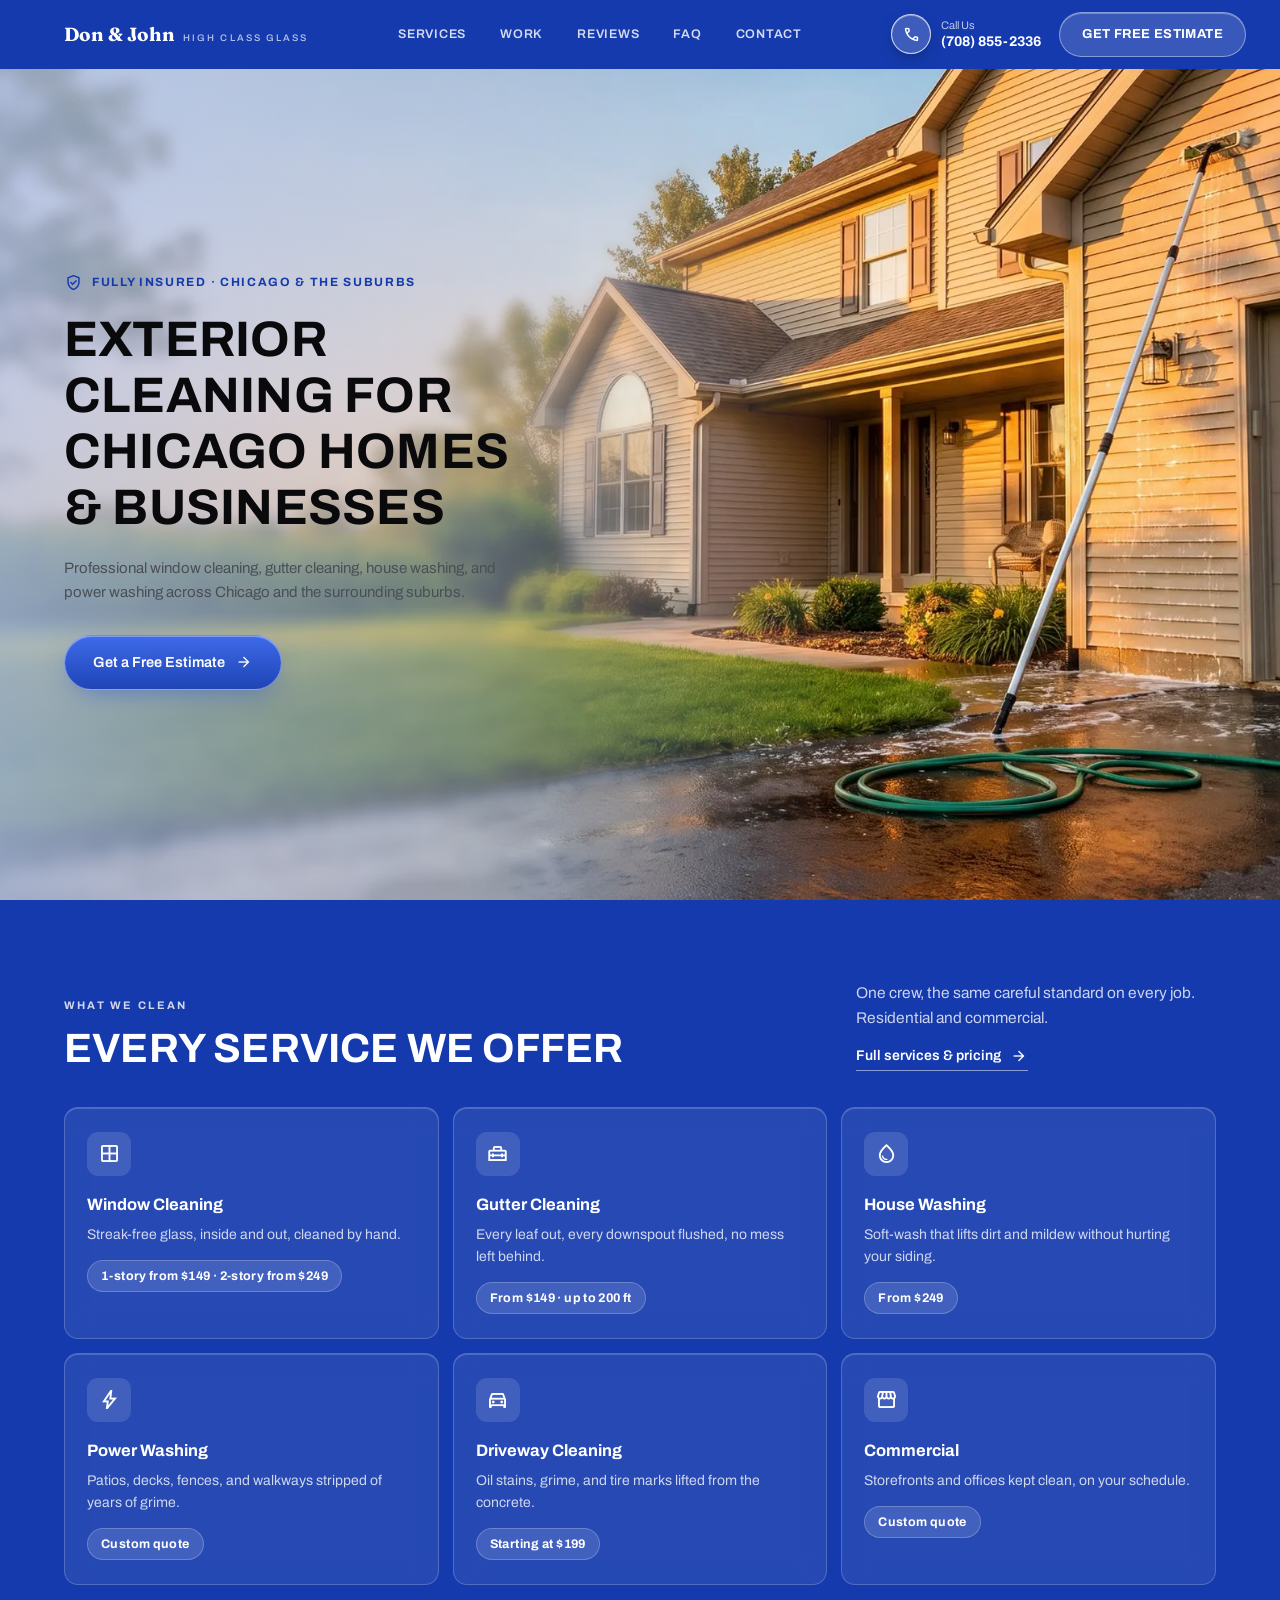
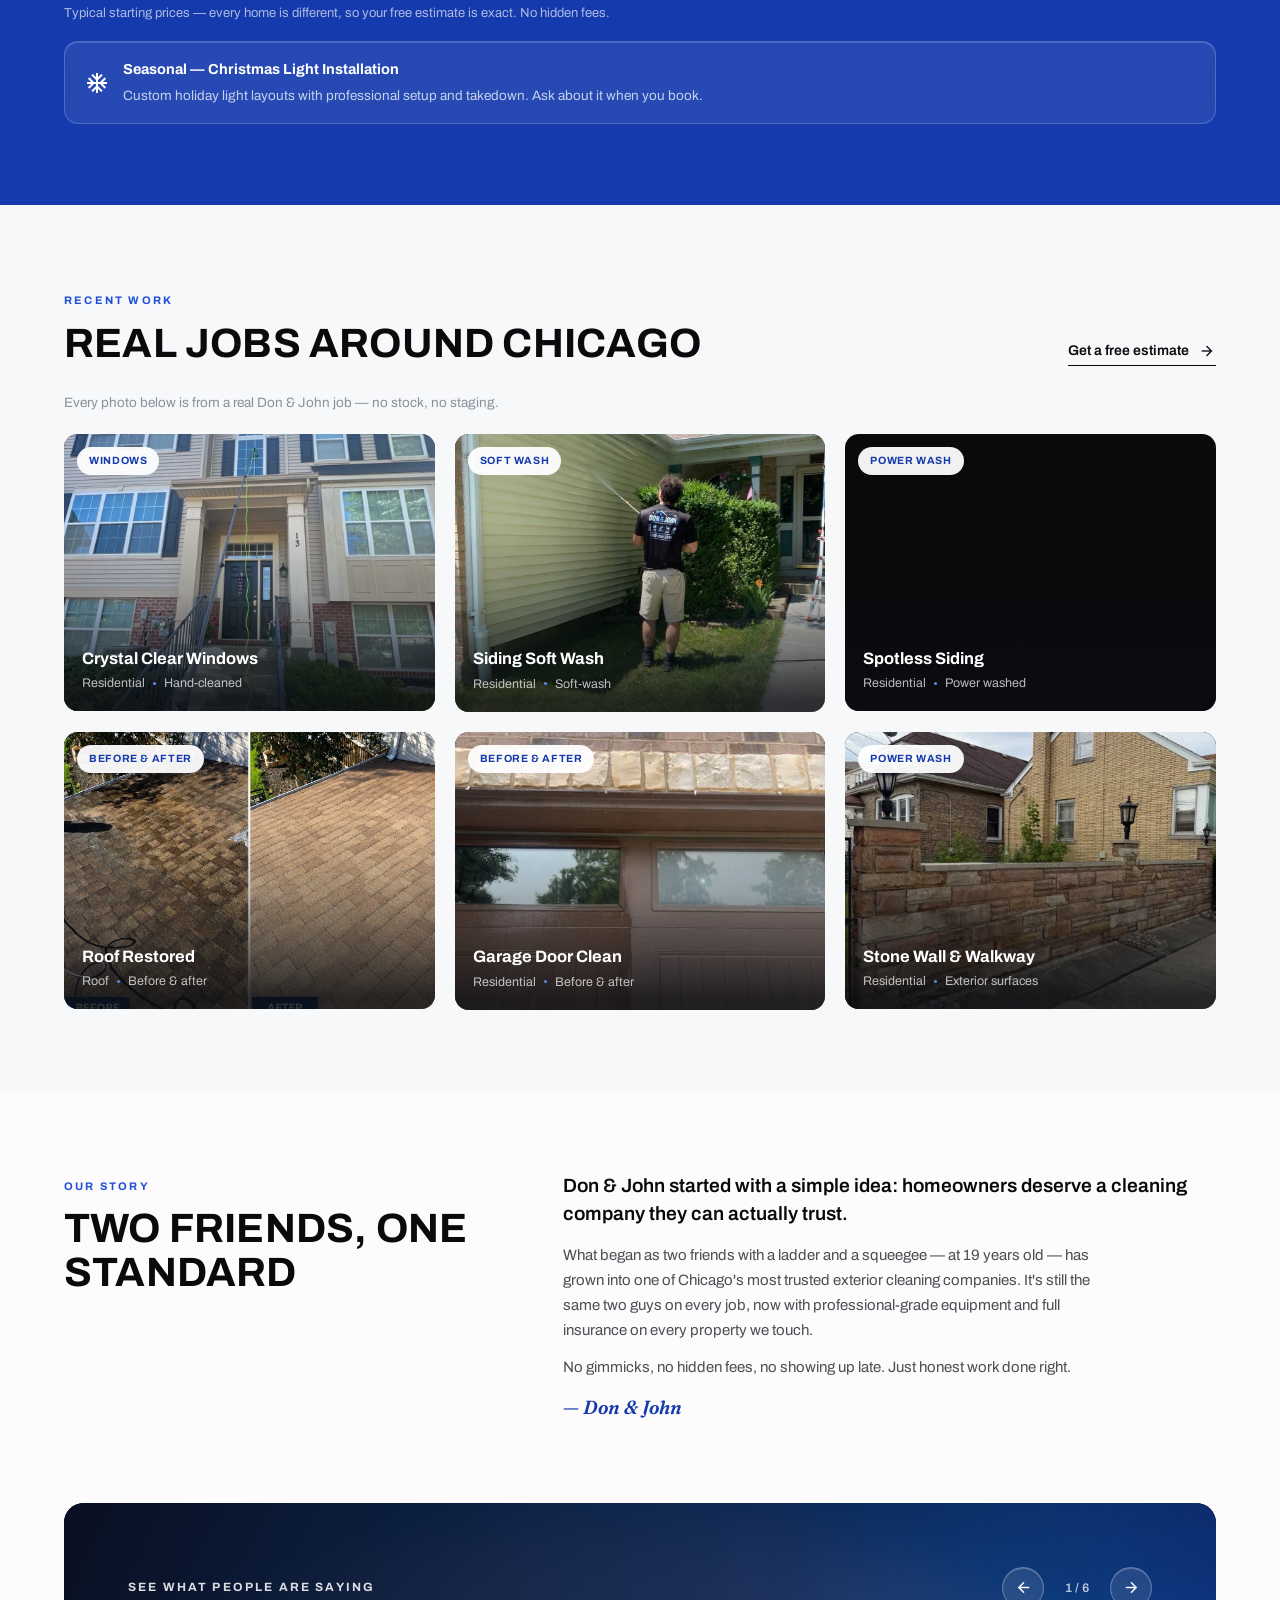
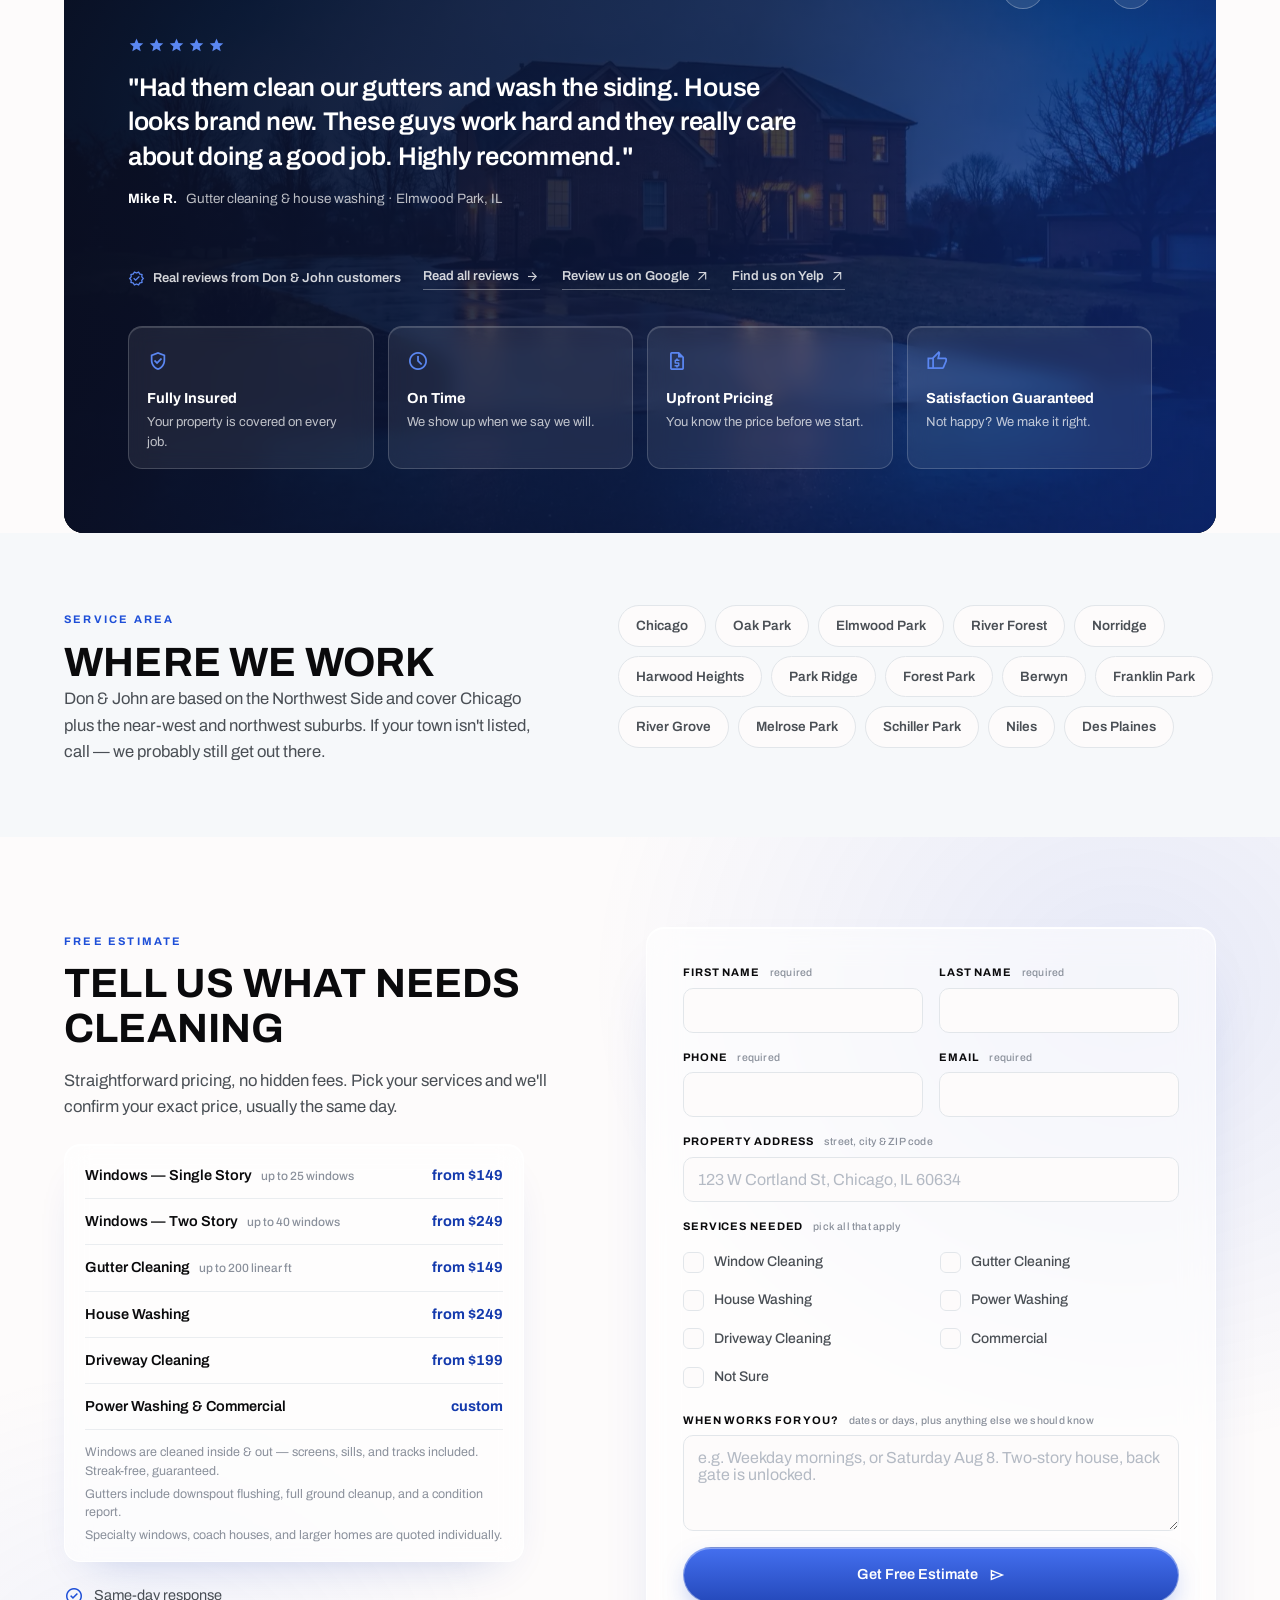
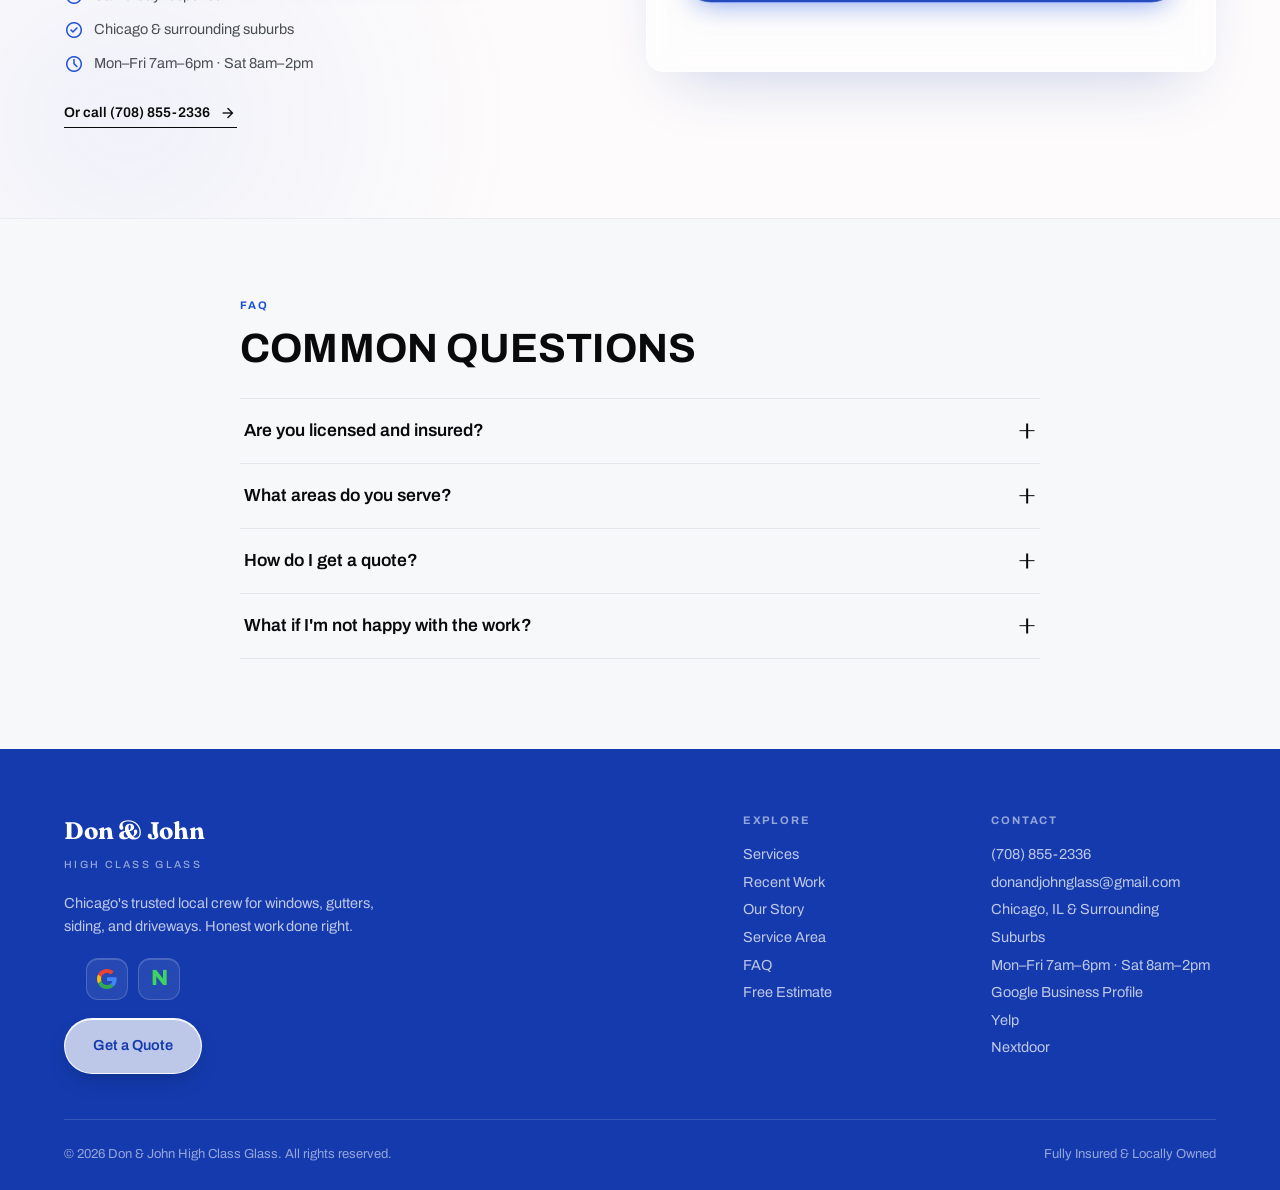
<file: index.html>
<!DOCTYPE html>
<html lang="en">
<head>
<meta charset="UTF-8">
<meta name="viewport" content="width=device-width, initial-scale=1.0">
<title>Window &amp; Exterior Cleaning Chicago | Don &amp; John High Class Glass</title>
<meta name="description" content="Window cleaning from $149, gutter cleaning, house washing &amp; power washing in Chicago and the suburbs. Fully insured, upfront pricing, free same-day estimates.">
<link rel="icon" href="favicon.ico" sizes="any">
<link rel="icon" type="image/png" sizes="48x48" href="images/icon-48.png">
<link rel="icon" type="image/png" sizes="96x96" href="images/icon-96.png">
<link rel="icon" type="image/png" sizes="192x192" href="images/icon-192.png">
<link rel="apple-touch-icon" sizes="180x180" href="images/apple-touch-icon.png">
<link rel="manifest" href="site.webmanifest">
<meta name="theme-color" content="#143AAD">
<meta property="og:title" content="Don &amp; John High Class Glass — Window &amp; Exterior Cleaning, Chicago">
<meta property="og:description" content="Fully insured window and exterior cleaning across Chicago and the surrounding suburbs. Free same-day estimates.">
<meta property="og:type" content="website">
<meta property="og:url" content="https://www.donandjohn.com/">
<meta property="og:image" content="https://www.donandjohn.com/images/hero-suds.jpg">
<meta property="og:image:alt" content="A Chicago home being washed by Don &amp; John High Class Glass">
<meta property="og:site_name" content="Don &amp; John High Class Glass">
<meta property="og:locale" content="en_US">
<meta name="twitter:card" content="summary_large_image">
<meta name="twitter:title" content="Don &amp; John High Class Glass — Window &amp; Exterior Cleaning, Chicago">
<meta name="twitter:description" content="Fully insured window, gutter, house and power washing across Chicago and the suburbs. Free same-day estimates.">
<meta name="twitter:image" content="https://www.donandjohn.com/images/hero-suds.jpg">
<meta name="geo.region" content="US-IL">
<meta name="geo.placename" content="Chicago, Illinois">
<meta name="author" content="Don &amp; John High Class Glass">

<link rel="preload" as="image" href="images/hero-suds.webp" type="image/webp" fetchpriority="high">
<link rel="preconnect" href="https://fonts.googleapis.com">
<link rel="preconnect" href="https://fonts.gstatic.com" crossorigin>
<link rel="stylesheet" href="https://fonts.googleapis.com/css2?family=Archivo:wght@400;500;600;700&family=Fraunces:opsz,wght@9..144,400;9..144,500;9..144,600;9..144,700&display=swap">
<link rel="stylesheet" href="https://fonts.googleapis.com/css2?family=Material+Symbols+Outlined:wght,FILL@100..700,0..1&display=block">
<link rel="canonical" href="https://www.donandjohn.com/">
<link rel="stylesheet" href="css/style.css">
<script type="application/ld+json">
{
  "@context": "https://schema.org",
  "@type": "HomeAndConstructionBusiness",
  "@id": "https://www.donandjohn.com/#business",
  "name": "Don & John High Class Glass",
  "alternateName": "Don & John Exterior Cleaning",
  "description": "Family-run window cleaning, gutter cleaning, house washing, power washing and driveway cleaning serving Chicago and the surrounding suburbs. Fully insured, upfront pricing, satisfaction guaranteed.",
  "url": "https://www.donandjohn.com/",
  "telephone": "+1-708-855-2336",
  "email": "donandjohnglass@gmail.com",
  "logo": {
    "@type": "ImageObject",
    "url": "https://www.donandjohn.com/images/icon-512.png",
    "width": 512,
    "height": 512
  },
  "image": [
    "https://www.donandjohn.com/images/hero-suds.jpg",
    "https://www.donandjohn.com/images/gallery-windows.jpg"
  ],
  "priceRange": "$$",
  "currenciesAccepted": "USD",
  "address": {
    "@type": "PostalAddress",
    "addressLocality": "Chicago",
    "addressRegion": "IL",
    "addressCountry": "US"
  },
  "areaServed": [
    {
      "@type": "City",
      "name": "Chicago, IL"
    },
    {
      "@type": "City",
      "name": "Oak Park, IL"
    },
    {
      "@type": "City",
      "name": "Elmwood Park, IL"
    },
    {
      "@type": "City",
      "name": "River Forest, IL"
    },
    {
      "@type": "City",
      "name": "Norridge, IL"
    },
    {
      "@type": "City",
      "name": "Harwood Heights, IL"
    },
    {
      "@type": "City",
      "name": "Park Ridge, IL"
    },
    {
      "@type": "City",
      "name": "Forest Park, IL"
    },
    {
      "@type": "City",
      "name": "Berwyn, IL"
    },
    {
      "@type": "City",
      "name": "Franklin Park, IL"
    },
    {
      "@type": "City",
      "name": "River Grove, IL"
    },
    {
      "@type": "City",
      "name": "Melrose Park, IL"
    },
    {
      "@type": "City",
      "name": "Schiller Park, IL"
    },
    {
      "@type": "City",
      "name": "Niles, IL"
    },
    {
      "@type": "City",
      "name": "Des Plaines, IL"
    }
  ],
  "openingHoursSpecification": [
    {
      "@type": "OpeningHoursSpecification",
      "dayOfWeek": [
        "Monday",
        "Tuesday",
        "Wednesday",
        "Thursday",
        "Friday"
      ],
      "opens": "07:00",
      "closes": "18:00"
    },
    {
      "@type": "OpeningHoursSpecification",
      "dayOfWeek": "Saturday",
      "opens": "08:00",
      "closes": "14:00"
    }
  ],
  "sameAs": [
    "https://g.page/r/CdWfvbmN3lbPEBM",
    "https://www.yelp.com/biz/don-and-john-high-class-glass-elmwood-park",
    "https://nextdoor.com/pages/don-johns-high-class-glass-chicago-il/"
  ],
  "hasOfferCatalog": {
    "@type": "OfferCatalog",
    "name": "Exterior cleaning services",
    "itemListElement": [
      {
        "@type": "Offer",
        "itemOffered": {
          "@type": "Service",
          "name": "Window Cleaning",
          "description": "Streak-free interior and exterior window cleaning by hand, screens, sills and tracks included.",
          "serviceType": "Window Cleaning",
          "areaServed": "Chicago, IL and surrounding suburbs",
          "provider": {
            "@id": "https://www.donandjohn.com/#business"
          }
        },
        "price": "149",
        "priceCurrency": "USD",
        "priceSpecification": {
          "@type": "PriceSpecification",
          "price": "149",
          "priceCurrency": "USD",
          "valueAddedTaxIncluded": false
        },
        "description": "Starting price"
      },
      {
        "@type": "Offer",
        "itemOffered": {
          "@type": "Service",
          "name": "Gutter Cleaning",
          "description": "Hand debris removal, downspout flushing, full ground cleanup and a gutter condition report.",
          "serviceType": "Gutter Cleaning",
          "areaServed": "Chicago, IL and surrounding suburbs",
          "provider": {
            "@id": "https://www.donandjohn.com/#business"
          }
        },
        "price": "149",
        "priceCurrency": "USD",
        "priceSpecification": {
          "@type": "PriceSpecification",
          "price": "149",
          "priceCurrency": "USD",
          "valueAddedTaxIncluded": false
        },
        "description": "Starting price"
      },
      {
        "@type": "Offer",
        "itemOffered": {
          "@type": "Service",
          "name": "House Washing",
          "description": "Low-pressure soft-wash that lifts dirt, mildew and algae safely from siding, brick and stucco.",
          "serviceType": "House Washing",
          "areaServed": "Chicago, IL and surrounding suburbs",
          "provider": {
            "@id": "https://www.donandjohn.com/#business"
          }
        },
        "price": "249",
        "priceCurrency": "USD",
        "priceSpecification": {
          "@type": "PriceSpecification",
          "price": "249",
          "priceCurrency": "USD",
          "valueAddedTaxIncluded": false
        },
        "description": "Starting price"
      },
      {
        "@type": "Offer",
        "itemOffered": {
          "@type": "Service",
          "name": "Driveway Cleaning",
          "description": "High-pressure cleaning of concrete, brick and paver driveways — oil stains and tire marks removed.",
          "serviceType": "Driveway Cleaning",
          "areaServed": "Chicago, IL and surrounding suburbs",
          "provider": {
            "@id": "https://www.donandjohn.com/#business"
          }
        },
        "price": "199",
        "priceCurrency": "USD",
        "priceSpecification": {
          "@type": "PriceSpecification",
          "price": "199",
          "priceCurrency": "USD",
          "valueAddedTaxIncluded": false
        },
        "description": "Starting price"
      },
      {
        "@type": "Offer",
        "itemOffered": {
          "@type": "Service",
          "name": "Power Washing",
          "description": "High-pressure cleaning for patios, decks, fences and walkways.",
          "serviceType": "Power Washing",
          "areaServed": "Chicago, IL and surrounding suburbs",
          "provider": {
            "@id": "https://www.donandjohn.com/#business"
          }
        }
      },
      {
        "@type": "Offer",
        "itemOffered": {
          "@type": "Service",
          "name": "Commercial Exterior Cleaning",
          "description": "Storefront and office cleaning on weekly, monthly or seasonal schedules.",
          "serviceType": "Commercial Exterior Cleaning",
          "areaServed": "Chicago, IL and surrounding suburbs",
          "provider": {
            "@id": "https://www.donandjohn.com/#business"
          }
        }
      }
    ]
  },
  "knowsAbout": [
    "window cleaning",
    "gutter cleaning",
    "house washing",
    "soft washing",
    "power washing",
    "pressure washing",
    "driveway cleaning",
    "holiday light installation"
  ],
  "slogan": "Honest work done right."
}
</script>
<script type="application/ld+json">
{
  "@context": "https://schema.org",
  "@type": "WebSite",
  "@id": "https://www.donandjohn.com/#website",
  "name": "Don & John High Class Glass",
  "url": "https://www.donandjohn.com/",
  "publisher": {
    "@id": "https://www.donandjohn.com/#business"
  },
  "inLanguage": "en-US"
}
</script>
<script type="application/ld+json">
{
  "@context": "https://schema.org",
  "@type": "FAQPage",
  "mainEntity": [
    {
      "@type": "Question",
      "name": "Are you licensed and insured?",
      "acceptedAnswer": {
        "@type": "Answer",
        "text": "Yes. Don & John is fully insured, so your property is protected while we work."
      }
    },
    {
      "@type": "Question",
      "name": "What areas do you serve?",
      "acceptedAnswer": {
        "@type": "Answer",
        "text": "Chicago, IL and the surrounding suburbs, including Oak Park, Elmwood Park, River Forest, Norridge, Harwood Heights, Park Ridge, Forest Park and Berwyn."
      }
    },
    {
      "@type": "Question",
      "name": "How do I get a quote?",
      "acceptedAnswer": {
        "@type": "Answer",
        "text": "Fill out the estimate form or call (708) 855-2336. We usually get back to you the same day."
      }
    },
    {
      "@type": "Question",
      "name": "What if I'm not happy with the work?",
      "acceptedAnswer": {
        "@type": "Answer",
        "text": "Every job is backed by a satisfaction guarantee. If something's not right, we come back and fix it."
      }
    }
  ]
}
</script>
</head>
<body>

<a class="skip-link" href="#main">Skip to content</a>

<!-- NAV -->
<header class="nav" id="nav">
  <div class="nav__inner">
    <a href="#main" class="nav__brand"><b>Don &amp; John</b><i>High Class Glass</i></a>

    <nav class="nav__links" aria-label="Primary" id="navLinks">
      <a href="services.html">Services</a>
      <a href="#gallery">Work</a>
      <a href="reviews.html">Reviews</a>
      <a href="#faq">FAQ</a>
      <a href="#estimate">Contact</a>
    </nav>

    <div class="nav__actions">
      <a href="tel:+17088552336" class="nav__call">
        <span class="nav__call-ic" aria-hidden="true"><span class="material-symbols-outlined">call</span></span>
        <span class="nav__call-txt"><i>Call Us</i><b>(708) 855-2336</b></span>
      </a>
      <a href="#estimate" class="nav__cta">Get Free Estimate</a>
    </div>

    <button class="nav__toggle" id="navToggle" aria-label="Menu" aria-expanded="false">
      <span></span><span></span>
    </button>
  </div>
</header>

<main id="main" tabindex="-1">

  <!-- HERO -->
  <section class="hero">
    <picture><source srcset="images/hero-suds.webp" type="image/webp"><img class="hero__bg" src="images/hero-suds.jpg" width="2000" height="1116" fetchpriority="high" decoding="async" alt="" aria-hidden="true"></picture>
    <div class="hero__inner">
      <div class="hero__copy">
        <span class="hero__eyebrow"><span class="material-symbols-outlined" aria-hidden="true">verified_user</span>Fully Insured · Chicago &amp; the Suburbs</span>
        <h1 class="hero__title">Exterior cleaning for Chicago homes &amp; businesses</h1>
        <p class="hero__body">Professional window cleaning, gutter cleaning, house washing, and power washing across Chicago and the surrounding suburbs.</p>
        <div class="hero__ctas">
          <a href="#estimate" class="btn btn--accent">Get a Free Estimate <span class="material-symbols-outlined" aria-hidden="true">arrow_forward</span></a>
        </div>
      </div>
    </div>
  </section>

  <!-- SERVICES -->
  <section class="services" id="services">
    <div class="services__inner">
      <header class="services__head" data-reveal>
        <div>
          <span class="eyebrow eyebrow--light">What we clean</span>
          <h2 class="section-title section-title--light">Every service we offer</h2>
        </div>
        <div><p class="services__lede">One crew, the same careful standard on every job. Residential and commercial.</p>
        <a href="services.html" class="link-arrow link-arrow--light" style="margin-top:14px">Full services &amp; pricing <span class="material-symbols-outlined" aria-hidden="true">arrow_forward</span></a></div>
      </header>
      <div class="services__grid" data-reveal-stagger>
        <a class="service-card" href="services.html#window-cleaning">
          <span class="service-card__ic" aria-hidden="true"><span class="material-symbols-outlined">window</span></span>
          <h3>Window Cleaning</h3>
          <p>Streak-free glass, inside and out, cleaned by hand.</p>
          <span class="service-card__price">1-story from $149 · 2-story from $249</span>
        </a><a class="service-card" href="services.html#gutter-cleaning">
          <span class="service-card__ic" aria-hidden="true"><span class="material-symbols-outlined">home_repair_service</span></span>
          <h3>Gutter Cleaning</h3>
          <p>Every leaf out, every downspout flushed, no mess left behind.</p>
          <span class="service-card__price">From $149 · up to 200 ft</span>
        </a><a class="service-card" href="services.html#house-washing">
          <span class="service-card__ic" aria-hidden="true"><span class="material-symbols-outlined">water_drop</span></span>
          <h3>House Washing</h3>
          <p>Soft-wash that lifts dirt and mildew without hurting your siding.</p>
          <span class="service-card__price">From $249</span>
        </a><a class="service-card" href="services.html#power-washing">
          <span class="service-card__ic" aria-hidden="true"><span class="material-symbols-outlined">bolt</span></span>
          <h3>Power Washing</h3>
          <p>Patios, decks, fences, and walkways stripped of years of grime.</p>
          <span class="service-card__price">Custom quote</span>
        </a><a class="service-card" href="services.html#driveway-cleaning">
          <span class="service-card__ic" aria-hidden="true"><span class="material-symbols-outlined">directions_car</span></span>
          <h3>Driveway Cleaning</h3>
          <p>Oil stains, grime, and tire marks lifted from the concrete.</p>
          <span class="service-card__price">Starting at $199</span>
        </a><a class="service-card" href="services.html#commercial">
          <span class="service-card__ic" aria-hidden="true"><span class="material-symbols-outlined">storefront</span></span>
          <h3>Commercial</h3>
          <p>Storefronts and offices kept clean, on your schedule.</p>
          <span class="service-card__price">Custom quote</span>
        </a></div>
      <p class="services__note">Typical starting prices — every home is different, so your free estimate is exact. No hidden fees.</p>
      <div class="services__seasonal" data-reveal>
        <span class="material-symbols-outlined" aria-hidden="true">ac_unit</span>
        <div>
          <b>Seasonal — Christmas Light Installation</b>
          <span>Custom holiday light layouts with professional setup and takedown. Ask about it when you book.</span>
        </div>
      </div>
    </div>
  </section>

  <!-- WORK / GALLERY -->
  <section class="work" id="gallery">
    <div class="work__inner">
      <header class="work__head" data-reveal>
        <div>
          <span class="eyebrow">Recent work</span>
          <h2 class="section-title">Real jobs around Chicago</h2>
        </div>
        <a href="#estimate" class="link-arrow">Get a free estimate <span class="material-symbols-outlined" aria-hidden="true">arrow_forward</span></a>
      </header>
      <p class="work__note" data-reveal>Every photo below is from a real Don &amp; John job — no stock, no staging.</p>

      <div class="work__grid" data-reveal-stagger>
        <article class="work-card">
          <picture><source srcset="images/gallery-windows.webp" type="image/webp"><img src="images/gallery-windows.jpg" alt="Water-fed pole cleaning an upper window of a Chicago home" loading="lazy" decoding="async" width="1050" height="1400"></picture>
          <div class="work-card__scrim"></div>
          <span class="work-card__tag">Windows</span>
          <div class="work-card__body">
            <h3 class="work-card__title">Crystal Clear Windows</h3>
            <p class="work-card__meta">Residential <span class="dot"></span> Hand-cleaned</p>
          </div>
        </article>

        <article class="work-card">
          <picture><source srcset="images/gallery-gutters.webp" type="image/webp"><img src="images/gallery-gutters.jpg" alt="Crew member soft-washing a home's siding" loading="lazy" decoding="async" width="1050" height="1400"></picture>
          <div class="work-card__scrim"></div>
          <span class="work-card__tag">Soft Wash</span>
          <div class="work-card__body">
            <h3 class="work-card__title">Siding Soft Wash</h3>
            <p class="work-card__meta">Residential <span class="dot"></span> Soft-wash</p>
          </div>
        </article>

        <article class="work-card">
          <picture><source srcset="images/gallery-siding-powerwash.webp" type="image/webp"><img src="images/gallery-siding-powerwash.jpg" alt="Clean white vinyl siding after a power wash" loading="lazy" decoding="async" width="1050" height="1400"></picture>
          <div class="work-card__scrim"></div>
          <span class="work-card__tag">Power Wash</span>
          <div class="work-card__body">
            <h3 class="work-card__title">Spotless Siding</h3>
            <p class="work-card__meta">Residential <span class="dot"></span> Power washed</p>
          </div>
        </article>

        <article class="work-card">
          <img src="images/gallery-roof.jpg" alt="Roof shown half-cleaned, before and after" loading="lazy" decoding="async" width="1400" height="1183">
          <div class="work-card__scrim"></div>
          <span class="work-card__tag">Before &amp; After</span>
          <div class="work-card__body">
            <h3 class="work-card__title">Roof Restored</h3>
            <p class="work-card__meta">Roof <span class="dot"></span> Before &amp; after</p>
          </div>
        </article>

        <article class="work-card">
          <picture><source srcset="images/gallery-garage-beforeafter.webp" type="image/webp"><img src="images/gallery-garage-beforeafter.jpg" alt="Garage door with a cleaned half next to an unwashed half" loading="lazy" decoding="async" width="900" height="1600"></picture>
          <div class="work-card__scrim"></div>
          <span class="work-card__tag">Before &amp; After</span>
          <div class="work-card__body">
            <h3 class="work-card__title">Garage Door Clean</h3>
            <p class="work-card__meta">Residential <span class="dot"></span> Before &amp; after</p>
          </div>
        </article>

        <article class="work-card">
          <picture><source srcset="images/gallery-stonewall.webp" type="image/webp"><img src="images/gallery-stonewall.jpg" alt="Stone wall and walkway cleaned along a brick home" loading="lazy" decoding="async" width="1050" height="1400"></picture>
          <div class="work-card__scrim"></div>
          <span class="work-card__tag">Power Wash</span>
          <div class="work-card__body">
            <h3 class="work-card__title">Stone Wall &amp; Walkway</h3>
            <p class="work-card__meta">Residential <span class="dot"></span> Exterior surfaces</p>
          </div>
        </article>
      </div>
    </div>
  </section>

  <!-- OUR STORY -->
  <section class="story" id="about">
    <div class="story__inner">
      <div data-reveal>
        <span class="eyebrow">Our story</span>
        <h2 class="section-title">Two friends, one standard</h2>
      </div>
      <div class="story__body" data-reveal>
        <p class="story__lead">Don &amp; John started with a simple idea: homeowners deserve a cleaning company they can actually trust.</p>
        <p>What began as two friends with a ladder and a squeegee — at 19 years old — has grown into one of Chicago's most trusted exterior cleaning companies. It's still the same two guys on every job, now with professional-grade equipment and full insurance on every property we touch.</p>
        <p>No gimmicks, no hidden fees, no showing up late. Just honest work done right.</p>
        <span class="story__sig">— Don &amp; John</span>
      </div>
    </div>
  </section>

  <!-- TRUST / REVIEWS -->
  <section class="trust" id="reviews">
    <div class="trust__inner">
      <div class="trust__bg"><picture><source srcset="images/band-brick.webp" type="image/webp"><img width="1600" height="892" loading="lazy" decoding="async" src="images/band-brick.jpg" alt="" aria-hidden="true"></picture></div>
      <div class="trust__content" data-reveal>
        <div class="trust__head">
          <span class="trust__label">See what people are saying</span>
          <div class="trust__nav">
            <button class="trust__arrow" id="revPrev" aria-label="Previous review"><span class="material-symbols-outlined" aria-hidden="true">arrow_back</span></button>
            <span class="trust__count" id="revCount">1 / 6</span>
            <button class="trust__arrow" id="revNext" aria-label="Next review"><span class="material-symbols-outlined" aria-hidden="true">arrow_forward</span></button>
          </div>
        </div>

        <div class="trust__slider" id="revSlider">
          <div class="trust__track" id="revTrack" aria-live="polite">
            <figure class="trust__slide">
              <div class="trust__stars" aria-label="5 out of 5 stars"><span class="material-symbols-outlined" style="font-variation-settings:'FILL' 1">star</span><span class="material-symbols-outlined" style="font-variation-settings:'FILL' 1">star</span><span class="material-symbols-outlined" style="font-variation-settings:'FILL' 1">star</span><span class="material-symbols-outlined" style="font-variation-settings:'FILL' 1">star</span><span class="material-symbols-outlined" style="font-variation-settings:'FILL' 1">star</span></div>
              <blockquote class="trust__quote">"Had them clean our gutters and wash the siding. House looks brand new. These guys work hard and they really care about doing a good job. Highly recommend."</blockquote>
              <figcaption class="trust__by"><b>Mike R.</b> Gutter cleaning &amp; house washing · Elmwood Park, IL</figcaption>
            </figure>
            <figure class="trust__slide">
              <div class="trust__stars" aria-label="5 out of 5 stars"><span class="material-symbols-outlined" style="font-variation-settings:'FILL' 1">star</span><span class="material-symbols-outlined" style="font-variation-settings:'FILL' 1">star</span><span class="material-symbols-outlined" style="font-variation-settings:'FILL' 1">star</span><span class="material-symbols-outlined" style="font-variation-settings:'FILL' 1">star</span><span class="material-symbols-outlined" style="font-variation-settings:'FILL' 1">star</span></div>
              <blockquote class="trust__quote">"Don &amp; John cleaned every window in our house and they've never looked better. Showed up on time, friendly, and the price was exactly what they quoted. We've already booked them again for spring."</blockquote>
              <figcaption class="trust__by"><b>Sarah M.</b> Window cleaning · Oak Park, IL</figcaption>
            </figure>
            <figure class="trust__slide">
              <div class="trust__stars" aria-label="5 out of 5 stars"><span class="material-symbols-outlined" style="font-variation-settings:'FILL' 1">star</span><span class="material-symbols-outlined" style="font-variation-settings:'FILL' 1">star</span><span class="material-symbols-outlined" style="font-variation-settings:'FILL' 1">star</span><span class="material-symbols-outlined" style="font-variation-settings:'FILL' 1">star</span><span class="material-symbols-outlined" style="font-variation-settings:'FILL' 1">star</span></div>
              <blockquote class="trust__quote">"We use Don &amp; John twice a year for window cleaning. Always consistent, always professional. They're careful around our landscaping and leave everything spotless."</blockquote>
              <figcaption class="trust__by"><b>Lisa T.</b> Window cleaning · River Forest, IL</figcaption>
            </figure>
            <figure class="trust__slide">
              <div class="trust__stars" aria-label="5 out of 5 stars"><span class="material-symbols-outlined" style="font-variation-settings:'FILL' 1">star</span><span class="material-symbols-outlined" style="font-variation-settings:'FILL' 1">star</span><span class="material-symbols-outlined" style="font-variation-settings:'FILL' 1">star</span><span class="material-symbols-outlined" style="font-variation-settings:'FILL' 1">star</span><span class="material-symbols-outlined" style="font-variation-settings:'FILL' 1">star</span></div>
              <blockquote class="trust__quote">"Called for a driveway cleaning quote and they were out the next day. Oil stains I'd been staring at for years are completely gone. Fair price, great work."</blockquote>
              <figcaption class="trust__by"><b>Tom K.</b> Driveway cleaning · Park Ridge, IL</figcaption>
            </figure>
            <figure class="trust__slide">
              <div class="trust__stars" aria-label="5 out of 5 stars"><span class="material-symbols-outlined" style="font-variation-settings:'FILL' 1">star</span><span class="material-symbols-outlined" style="font-variation-settings:'FILL' 1">star</span><span class="material-symbols-outlined" style="font-variation-settings:'FILL' 1">star</span><span class="material-symbols-outlined" style="font-variation-settings:'FILL' 1">star</span><span class="material-symbols-outlined" style="font-variation-settings:'FILL' 1">star</span></div>
              <blockquote class="trust__quote">"Our house looks amazing after the soft wash. Siding that looked dingy now looks fresh and clean. Friendly team and they explained everything they were doing."</blockquote>
              <figcaption class="trust__by"><b>Jennifer P.</b> House washing · Norridge, IL</figcaption>
            </figure>
            <figure class="trust__slide">
              <div class="trust__stars" aria-label="5 out of 5 stars"><span class="material-symbols-outlined" style="font-variation-settings:'FILL' 1">star</span><span class="material-symbols-outlined" style="font-variation-settings:'FILL' 1">star</span><span class="material-symbols-outlined" style="font-variation-settings:'FILL' 1">star</span><span class="material-symbols-outlined" style="font-variation-settings:'FILL' 1">star</span><span class="material-symbols-outlined" style="font-variation-settings:'FILL' 1">star</span></div>
              <blockquote class="trust__quote">"Best power washing service I've used. Our patio and walkway look completely different. On time, professional, and really reasonable pricing."</blockquote>
              <figcaption class="trust__by"><b>David L.</b> Power washing · Forest Park, IL</figcaption>
            </figure>
          </div>
        </div>

        <div class="trust__sources">
          <span class="trust__source-note">
            <span class="material-symbols-outlined" aria-hidden="true">verified</span>
            Real reviews from Don &amp; John customers
          </span>
          <a class="trust__source" href="reviews.html">Read all reviews <span class="material-symbols-outlined" aria-hidden="true">arrow_forward</span></a>
          <a class="trust__source" href="https://g.page/r/CdWfvbmN3lbPEBM" target="_blank" rel="noopener">
            Review us on Google <span class="material-symbols-outlined" aria-hidden="true">arrow_outward</span>
          </a>
          <a class="trust__source" href="https://www.yelp.com/biz/don-and-john-high-class-glass-elmwood-park" target="_blank" rel="noopener">
            Find us on Yelp <span class="material-symbols-outlined" aria-hidden="true">arrow_outward</span>
          </a>
        </div>

        <div class="trust__points" data-reveal-stagger>
          <div class="trust__point">
            <span class="material-symbols-outlined" aria-hidden="true">verified_user</span>
            <b>Fully Insured</b>
            <span>Your property is covered on every job.</span>
          </div>
          <div class="trust__point">
            <span class="material-symbols-outlined" aria-hidden="true">schedule</span>
            <b>On Time</b>
            <span>We show up when we say we will.</span>
          </div>
          <div class="trust__point">
            <span class="material-symbols-outlined" aria-hidden="true">request_quote</span>
            <b>Upfront Pricing</b>
            <span>You know the price before we start.</span>
          </div>
          <div class="trust__point">
            <span class="material-symbols-outlined" aria-hidden="true">thumb_up</span>
            <b>Satisfaction Guaranteed</b>
            <span>Not happy? We make it right.</span>
          </div>
        </div>
      </div>
    </div>
  </section>


  <!-- SERVICE AREA -->
  <section class="area" id="area">
    <div class="area__inner">
      <div data-reveal>
        <span class="eyebrow">Service area</span>
        <h2 class="section-title">Where we work</h2>
        <p class="lede">Don &amp; John are based on the Northwest Side and cover Chicago plus the near-west and northwest suburbs. If your town isn't listed, call — we probably still get out there.</p>
      </div>
      <ul class="area__list" data-reveal>
        <li>Chicago</li><li>Oak Park</li><li>Elmwood Park</li><li>River Forest</li>
        <li>Norridge</li><li>Harwood Heights</li><li>Park Ridge</li><li>Forest Park</li>
        <li>Berwyn</li><li>Franklin Park</li><li>River Grove</li><li>Melrose Park</li>
        <li>Schiller Park</li><li>Niles</li><li>Des Plaines</li>
      </ul>
    </div>
  </section>

  <!-- ESTIMATE FORM -->
  <section class="estimate" id="estimate">
    <div class="estimate__inner">
      <div class="estimate__copy" data-reveal>
        <span class="eyebrow">Free estimate</span>
        <h2 class="section-title">Tell us what needs cleaning</h2>
        <p class="lede">Straightforward pricing, no hidden fees. Pick your services and we'll confirm your exact price, usually the same day.</p>

        <div class="price-list">
          <div class="price-list__row"><span>Windows — Single Story <i>up to 25 windows</i></span><b>from $149</b></div>
          <div class="price-list__row"><span>Windows — Two Story <i>up to 40 windows</i></span><b>from $249</b></div>
          <div class="price-list__row"><span>Gutter Cleaning <i>up to 200 linear ft</i></span><b>from $149</b></div>
          <div class="price-list__row"><span>House Washing</span><b>from $249</b></div>
          <div class="price-list__row"><span>Driveway Cleaning</span><b>from $199</b></div>
          <div class="price-list__row"><span>Power Washing &amp; Commercial</span><b>custom</b></div>
          <div class="price-list__note">
            <p>Windows are cleaned inside &amp; out — screens, sills, and tracks included. Streak-free, guaranteed.</p>
            <p>Gutters include downspout flushing, full ground cleanup, and a condition report.</p>
            <p>Specialty windows, coach houses, and larger homes are quoted individually.</p>
          </div>
        </div>

        <ul class="estimate__points">
          <li><span class="material-symbols-outlined" aria-hidden="true">check_circle</span>Same-day response</li>
          <li><span class="material-symbols-outlined" aria-hidden="true">check_circle</span>Chicago &amp; surrounding suburbs</li>
          <li><span class="material-symbols-outlined" aria-hidden="true">schedule</span>Mon–Fri 7am–6pm · Sat 8am–2pm</li>
        </ul>
        <a href="tel:+17088552336" class="link-arrow estimate__call">Or call (708) 855-2336 <span class="material-symbols-outlined" aria-hidden="true">arrow_forward</span></a>
      </div>

      <form class="estimate-form" id="estimate-form" action="https://formsubmit.co/donandjohnglass@gmail.com" method="POST" data-reveal>
        <input type="hidden" name="_next" value="https://www.donandjohn.com/thanks.html">
        <input type="hidden" name="_subject" value="New estimate request from the website">
        <input type="hidden" name="_captcha" value="false">
        <input type="hidden" name="_template" value="table">
        <input type="hidden" name="_replyto" value="">
        <input type="text" name="_honey" style="display:none" tabindex="-1" autocomplete="off" aria-hidden="true">
        <div class="estimate-form__row">
          <label for="first_name">First name <i>required</i></label>
          <input type="text" id="first_name" name="first_name" required autocomplete="given-name">
        </div>
        <div class="estimate-form__row">
          <label for="last_name">Last name <i>required</i></label>
          <input type="text" id="last_name" name="last_name" required autocomplete="family-name">
        </div>
        <div class="estimate-form__row">
          <label for="phone">Phone <i>required</i></label>
          <input type="tel" id="phone" name="phone" required autocomplete="tel">
        </div>
        <div class="estimate-form__row">
          <label for="email">Email <i>required</i></label>
          <input type="email" id="email" name="email" required autocomplete="email">
        </div>
        <div class="estimate-form__row estimate-form__row--full">
          <label for="address">Property address <i>street, city &amp; ZIP code</i></label>
          <input type="text" id="address" name="address" required autocomplete="street-address" placeholder="123 W Cortland St, Chicago, IL 60634">
        </div>
        <fieldset class="estimate-form__row estimate-form__row--full">
          <legend>Services needed <i>pick all that apply</i></legend>
          <div class="svc-picks">
            <label class="svc-pick"><input type="checkbox" name="services[]" value="Window Cleaning"><span>Window Cleaning</span></label>
            <label class="svc-pick"><input type="checkbox" name="services[]" value="Gutter Cleaning"><span>Gutter Cleaning</span></label>
            <label class="svc-pick"><input type="checkbox" name="services[]" value="House Washing"><span>House Washing</span></label>
            <label class="svc-pick"><input type="checkbox" name="services[]" value="Power Washing"><span>Power Washing</span></label>
            <label class="svc-pick"><input type="checkbox" name="services[]" value="Driveway Cleaning"><span>Driveway Cleaning</span></label>
            <label class="svc-pick"><input type="checkbox" name="services[]" value="Commercial"><span>Commercial</span></label>
            <label class="svc-pick"><input type="checkbox" name="services[]" value="Not Sure"><span>Not Sure</span></label>
          </div>
        </fieldset>
        <div class="estimate-form__row estimate-form__row--full">
          <label for="message">When works for you? <i>dates or days, plus anything else we should know</i></label>
          <textarea id="message" name="message" rows="4" required placeholder="e.g. Weekday mornings, or Saturday Aug 8. Two-story house, back gate is unlocked."></textarea>
        </div>
        <button type="submit" class="btn btn--accent estimate-form__submit">
          Get Free Estimate
          <span class="material-symbols-outlined" aria-hidden="true">send</span>
        </button>
        <p class="estimate-form__note" id="form-note" role="status" aria-live="polite"></p>
      </form>
    </div>
  </section>

  <!-- FAQ -->
  <section class="faq" id="faq">
    <div class="faq__inner">
      <header class="faq__head" data-reveal>
        <span class="eyebrow">FAQ</span>
        <h2 class="section-title">Common questions</h2>
      </header>

      <div class="faq__list" id="faqList">
        <div class="faq__item">
          <button class="faq__q">Are you licensed and insured?<span class="faq__icon" aria-hidden="true"></span></button>
          <div class="faq__a"><div class="faq__a-inner"><p>Yes. Don &amp; John is fully insured, so your property is protected while we work.</p></div></div>
        </div>
        <div class="faq__item">
          <button class="faq__q">What areas do you serve?<span class="faq__icon" aria-hidden="true"></span></button>
          <div class="faq__a"><div class="faq__a-inner"><p>Chicago, IL and the surrounding suburbs.</p></div></div>
        </div>
        <div class="faq__item">
          <button class="faq__q">How do I get a quote?<span class="faq__icon" aria-hidden="true"></span></button>
          <div class="faq__a"><div class="faq__a-inner"><p>Fill out the estimate form or call us. We usually get back to you the same day.</p></div></div>
        </div>
        <div class="faq__item">
          <button class="faq__q">What if I'm not happy with the work?<span class="faq__icon" aria-hidden="true"></span></button>
          <div class="faq__a"><div class="faq__a-inner"><p>Every job is backed by a satisfaction guarantee. If something's not right, we come back and fix it.</p></div></div>
        </div>
      </div>
    </div>
  </section>

</main>

<!-- SUBMIT SUCCESS -->
<div class="sent" id="sentOverlay" hidden>
  <div class="sent__card" role="dialog" aria-modal="true" aria-labelledby="sentTitle">
    <span class="sent__check" aria-hidden="true"><span class="material-symbols-outlined">check</span></span>
    <h2 class="sent__title" id="sentTitle">Request sent</h2>
    <p class="sent__body">Keep an eye on your phone and email — we'll get back to you with your exact price within 24 hours.</p>
    <p class="sent__meta">Need us sooner? Call <a href="tel:+17088552336">(708) 855-2336</a></p>
    <button type="button" class="btn btn--accent sent__close" id="sentClose">Done</button>
  </div>
</div>

<!-- FOOTER -->
<footer class="site-footer">
  <div class="footer__inner">
    <div class="footer__top">
      <div>
        <span class="footer__brand">Don &amp; John<i>High Class Glass</i></span>
        <p class="footer__pitch">Chicago's trusted local crew for windows, gutters, siding, and driveways. Honest work done right.</p>
        <div class="footer__stack">
          <div class="footer__social">
          <a class="footer__social-btn" href="https://g.page/r/CdWfvbmN3lbPEBM" target="_blank" rel="noopener" aria-label="Don &amp; John on Google">
            <svg viewBox="0 0 48 48" width="20" height="20" aria-hidden="true"><path fill="#EA4335" d="M24 9.5c3.54 0 6.71 1.22 9.21 3.6l6.85-6.85C35.9 2.38 30.47 0 24 0 14.62 0 6.51 5.38 2.56 13.22l7.98 6.19C12.43 13.72 17.74 9.5 24 9.5z"/><path fill="#4285F4" d="M46.98 24.55c0-1.57-.15-3.09-.38-4.55H24v9.02h12.94c-.58 2.96-2.26 5.48-4.78 7.18l7.73 6c4.51-4.18 7.09-10.36 7.09-17.65z"/><path fill="#FBBC05" d="M10.53 28.59c-.48-1.45-.76-2.99-.76-4.59s.27-3.14.76-4.59l-7.98-6.19C.92 16.46 0 20.12 0 24c0 3.88.92 7.54 2.56 10.78l7.97-6.19z"/><path fill="#34A853" d="M24 48c6.48 0 11.93-2.13 15.89-5.81l-7.73-6c-2.15 1.45-4.92 2.3-8.16 2.3-6.26 0-11.57-4.22-13.47-9.91l-7.98 6.19C6.51 42.62 14.62 48 24 48z"/></svg>
          </a>
          <a class="footer__social-btn" href="https://nextdoor.com/pages/don-johns-high-class-glass-chicago-il/" target="_blank" rel="noopener" aria-label="Don &amp; John on Nextdoor">
            <span class="footer__nd" aria-hidden="true">N</span>
          </a>
        </div>
          <a href="#estimate" class="btn btn--white footer__cta">Get a Quote</a>
        </div>
      </div>
      <div class="footer__cols">
        <div>
          <span class="footer__label">Explore</span>
          <p>
            <a href="services.html">Services</a><br>
            <a href="#gallery">Recent Work</a><br>
            <a href="#about">Our Story</a><br>
            <a href="#area">Service Area</a><br>
            <a href="#faq">FAQ</a><br>
            <a href="#estimate">Free Estimate</a>
          </p>
        </div>
        <div>
          <span class="footer__label">Contact</span>
          <p>
            <a href="tel:+17088552336">(708) 855-2336</a><br>
            <a href="mailto:donandjohnglass@gmail.com">donandjohnglass@gmail.com</a><br>
            Chicago, IL &amp; Surrounding Suburbs<br>
            Mon–Fri 7am–6pm · Sat 8am–2pm<br>
            <a href="https://g.page/r/CdWfvbmN3lbPEBM" target="_blank" rel="noopener">Google Business Profile</a><br>
            <a href="https://www.yelp.com/biz/don-and-john-high-class-glass-elmwood-park" target="_blank" rel="noopener">Yelp</a><br>
            <a href="https://nextdoor.com/pages/don-johns-high-class-glass-chicago-il/" target="_blank" rel="noopener">Nextdoor</a>
          </p>
        </div>
      </div>
    </div>
    <div class="footer__base">
      <span>&copy; <span id="year"></span> Don &amp; John High Class Glass. All rights reserved.</span>
      <span>Fully Insured &amp; Locally Owned</span>
    </div>
  </div>
</footer>

<script src="js/script.js"></script>
</body>
</html>
</file>
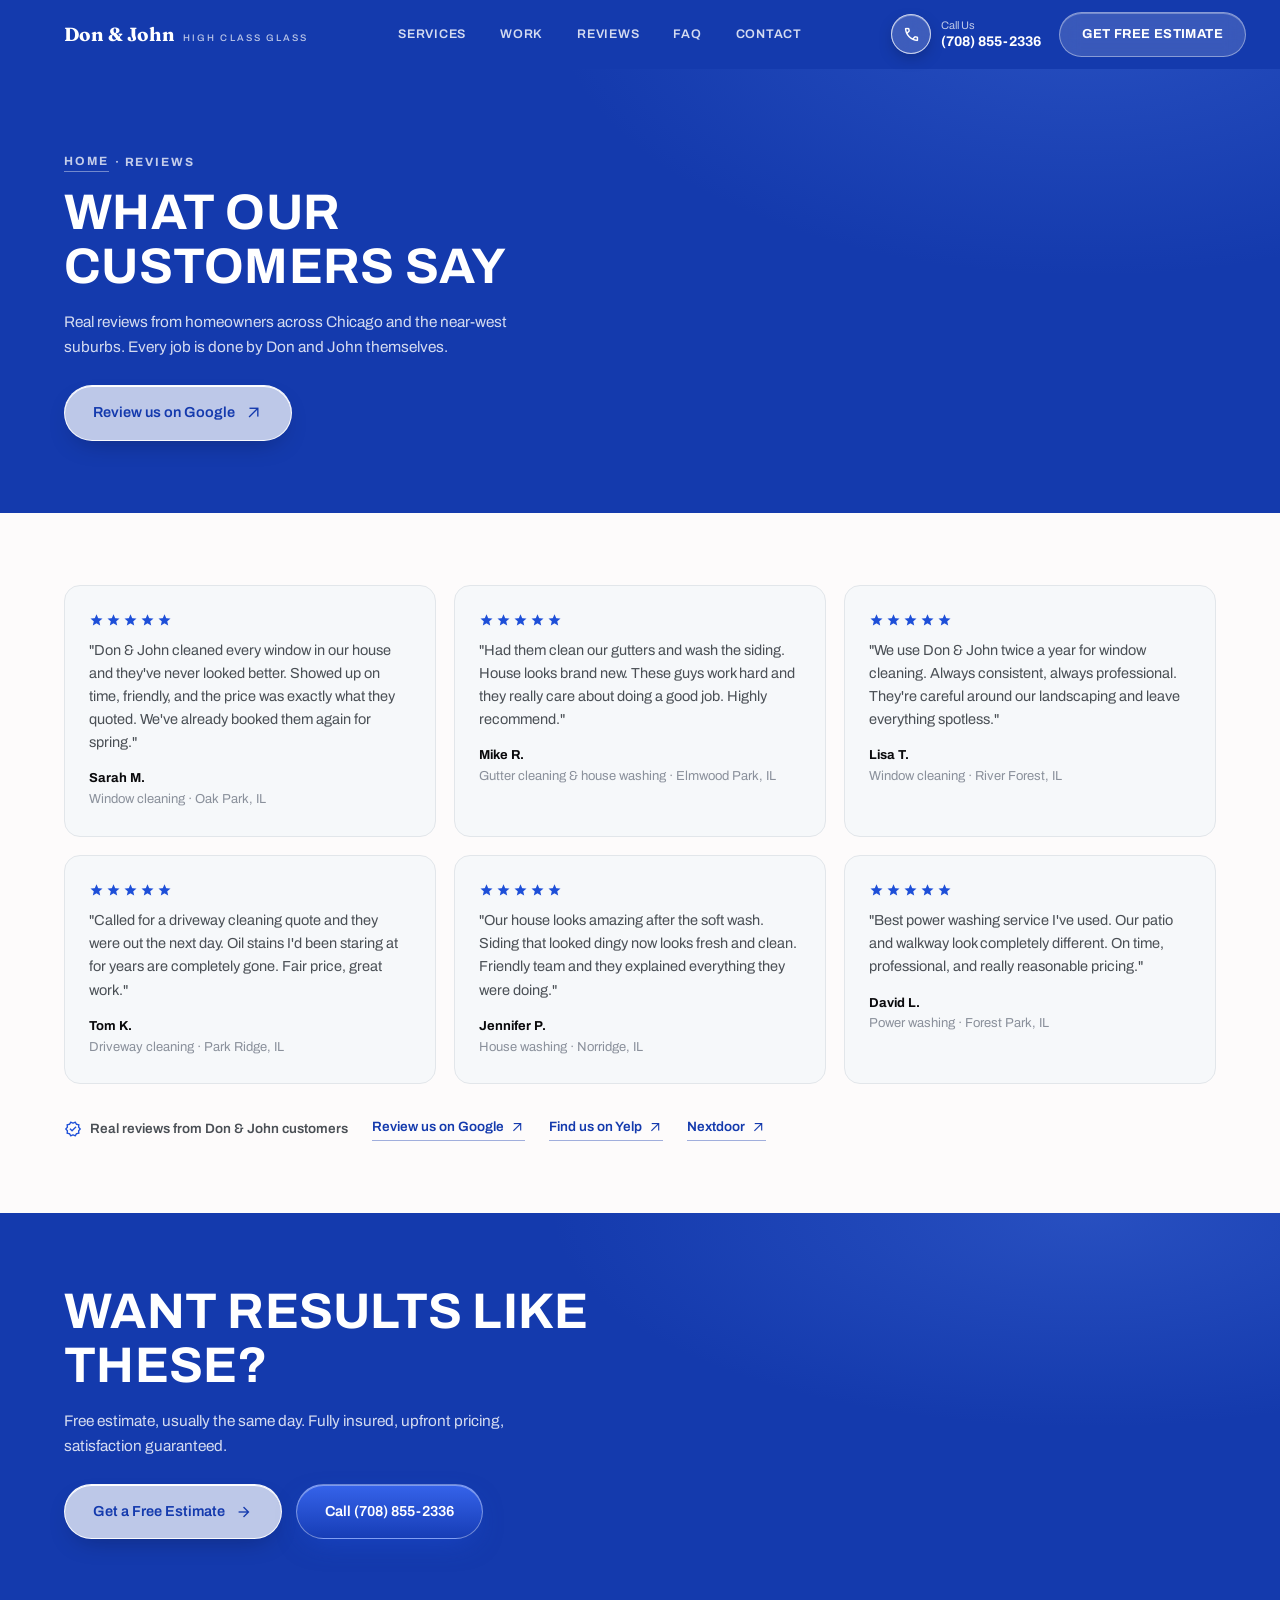
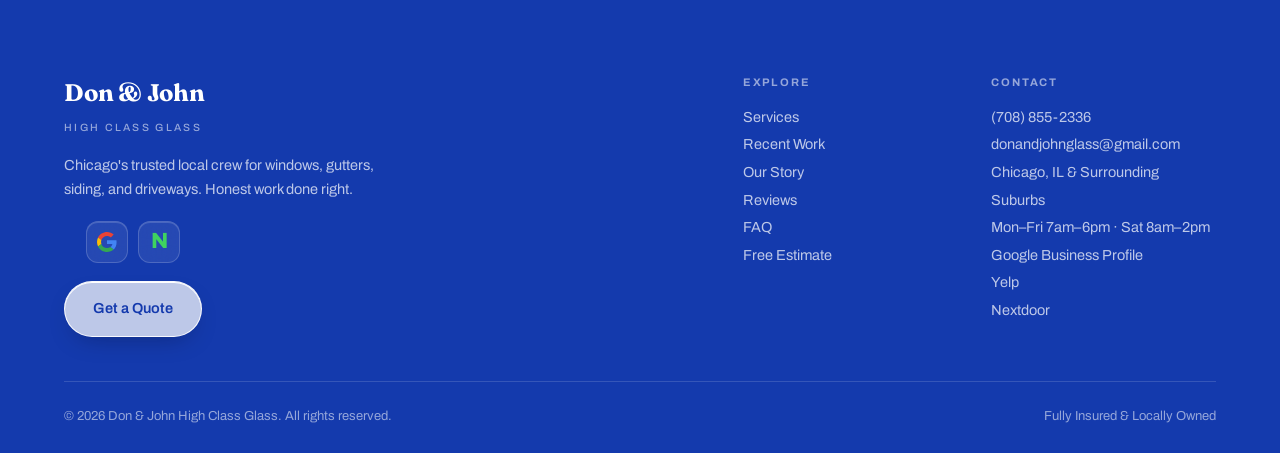
<file: reviews.html>
<!DOCTYPE html>
<html lang="en">
<head>
<meta charset="UTF-8">
<meta name="viewport" content="width=device-width, initial-scale=1.0">
<title>Customer Reviews | Don &amp; John High Class Glass, Chicago</title>
<meta name="description" content="Read reviews from Don &amp; John customers in Oak Park, Elmwood Park, River Forest, Park Ridge, Norridge and Forest Park. Fully insured exterior cleaning.">
<link rel="icon" href="favicon.ico" sizes="any">
<link rel="icon" type="image/png" sizes="48x48" href="images/icon-48.png">
<link rel="icon" type="image/png" sizes="96x96" href="images/icon-96.png">
<link rel="icon" type="image/png" sizes="192x192" href="images/icon-192.png">
<link rel="apple-touch-icon" sizes="180x180" href="images/apple-touch-icon.png">
<link rel="manifest" href="site.webmanifest">
<meta name="theme-color" content="#143AAD">
<link rel="canonical" href="https://www.donandjohn.com/reviews.html">
<meta property="og:title" content="Customer Reviews — Don &amp; John High Class Glass">
<meta property="og:description" content="What Chicago-area homeowners say about Don &amp; John High Class Glass.">
<meta property="og:type" content="website">
<meta property="og:url" content="https://www.donandjohn.com/reviews.html">
<meta property="og:image" content="https://www.donandjohn.com/images/hero-suds.jpg">
<meta property="og:image:alt" content="A Chicago home being washed by Don &amp; John High Class Glass">
<meta property="og:site_name" content="Don &amp; John High Class Glass">
<meta property="og:locale" content="en_US">
<meta name="twitter:card" content="summary_large_image">
<meta name="twitter:title" content="Customer Reviews — Don &amp; John High Class Glass">
<meta name="twitter:description" content="What Chicago-area homeowners say about Don &amp; John High Class Glass.">
<meta name="twitter:image" content="https://www.donandjohn.com/images/hero-suds.jpg">
<meta name="geo.region" content="US-IL">
<meta name="geo.placename" content="Chicago, Illinois">
<meta name="author" content="Don &amp; John High Class Glass">

<link rel="preconnect" href="https://fonts.googleapis.com">
<link rel="preconnect" href="https://fonts.gstatic.com" crossorigin>
<link rel="stylesheet" href="https://fonts.googleapis.com/css2?family=Archivo:wght@400;500;600;700&family=Fraunces:opsz,wght@9..144,400;9..144,500;9..144,600;9..144,700&display=swap">
<link rel="stylesheet" href="https://fonts.googleapis.com/css2?family=Material+Symbols+Outlined:wght,FILL@100..700,0..1&display=block">
<link rel="stylesheet" href="css/style.css">
<script type="application/ld+json">
{
  "@context": "https://schema.org",
  "@type": "BreadcrumbList",
  "itemListElement": [
    {
      "@type": "ListItem",
      "position": 1,
      "name": "Home",
      "item": "https://www.donandjohn.com/"
    },
    {
      "@type": "ListItem",
      "position": 2,
      "name": "Customer Reviews",
      "item": "https://www.donandjohn.com/reviews.html"
    }
  ]
}
</script>
<script type="application/ld+json">
{
  "@context": "https://schema.org",
  "@type": "WebPage",
  "name": "Customer Reviews — Don & John High Class Glass",
  "url": "https://www.donandjohn.com/reviews.html",
  "about": {
    "@id": "https://www.donandjohn.com/#business"
  },
  "inLanguage": "en-US",
  "isPartOf": {
    "@id": "https://www.donandjohn.com/#website"
  }
}
</script>
</head>
<body>

<a class="skip-link" href="#main">Skip to content</a>

<header class="nav" id="nav">
  <div class="nav__inner">
    <a href="index.html" class="nav__brand"><b>Don &amp; John</b><i>High Class Glass</i></a>
    <nav class="nav__links" aria-label="Primary" id="navLinks">
      <a href="services.html">Services</a>
      <a href="index.html#gallery">Work</a>
      <a href="reviews.html">Reviews</a>
      <a href="index.html#faq">FAQ</a>
      <a href="index.html#estimate">Contact</a>
    </nav>
    <div class="nav__actions">
      <a href="tel:+17088552336" class="nav__call">
        <span class="nav__call-ic" aria-hidden="true"><span class="material-symbols-outlined">call</span></span>
        <span class="nav__call-txt"><i>Call Us</i><b>(708) 855-2336</b></span>
      </a>
      <a href="index.html#estimate" class="nav__cta">Get Free Estimate</a>
    </div>
    <button class="nav__toggle" id="navToggle" aria-label="Menu" aria-expanded="false">
      <span></span><span></span>
    </button>
  </div>
</header>

<main id="main" tabindex="-1">

  <section class="page-hero">
    <div class="page-hero__inner">
      <span class="crumb"><a href="index.html">Home</a> · Reviews</span>
      <h1 class="page-hero__title">What our customers say</h1>
      <p class="page-hero__lede">Real reviews from homeowners across Chicago and the near-west suburbs. Every job is done by Don and John themselves.</p>
      <div class="page-hero__ctas">
        <a href="https://g.page/r/CdWfvbmN3lbPEBM" target="_blank" rel="noopener" class="btn btn--white">Review us on Google <span class="material-symbols-outlined" aria-hidden="true">arrow_outward</span></a>
      </div>
    </div>
  </section>

  <section class="rev-page">
    <div class="rev-page__inner">
      <div class="rev-grid" data-reveal-stagger>
        <blockquote class="rev-card">
          <div class="rev-card__stars" aria-label="5 out of 5 stars"><span class="material-symbols-outlined" style="font-variation-settings:'FILL' 1">star</span><span class="material-symbols-outlined" style="font-variation-settings:'FILL' 1">star</span><span class="material-symbols-outlined" style="font-variation-settings:'FILL' 1">star</span><span class="material-symbols-outlined" style="font-variation-settings:'FILL' 1">star</span><span class="material-symbols-outlined" style="font-variation-settings:'FILL' 1">star</span></div>
          <p>"Don &amp; John cleaned every window in our house and they've never looked better. Showed up on time, friendly, and the price was exactly what they quoted. We've already booked them again for spring."</p>
          <footer><b>Sarah M.</b><span>Window cleaning · Oak Park, IL</span></footer>
        </blockquote>

        <blockquote class="rev-card">
          <div class="rev-card__stars" aria-label="5 out of 5 stars"><span class="material-symbols-outlined" style="font-variation-settings:'FILL' 1">star</span><span class="material-symbols-outlined" style="font-variation-settings:'FILL' 1">star</span><span class="material-symbols-outlined" style="font-variation-settings:'FILL' 1">star</span><span class="material-symbols-outlined" style="font-variation-settings:'FILL' 1">star</span><span class="material-symbols-outlined" style="font-variation-settings:'FILL' 1">star</span></div>
          <p>"Had them clean our gutters and wash the siding. House looks brand new. These guys work hard and they really care about doing a good job. Highly recommend."</p>
          <footer><b>Mike R.</b><span>Gutter cleaning &amp; house washing · Elmwood Park, IL</span></footer>
        </blockquote>

        <blockquote class="rev-card">
          <div class="rev-card__stars" aria-label="5 out of 5 stars"><span class="material-symbols-outlined" style="font-variation-settings:'FILL' 1">star</span><span class="material-symbols-outlined" style="font-variation-settings:'FILL' 1">star</span><span class="material-symbols-outlined" style="font-variation-settings:'FILL' 1">star</span><span class="material-symbols-outlined" style="font-variation-settings:'FILL' 1">star</span><span class="material-symbols-outlined" style="font-variation-settings:'FILL' 1">star</span></div>
          <p>"We use Don &amp; John twice a year for window cleaning. Always consistent, always professional. They're careful around our landscaping and leave everything spotless."</p>
          <footer><b>Lisa T.</b><span>Window cleaning · River Forest, IL</span></footer>
        </blockquote>

        <blockquote class="rev-card">
          <div class="rev-card__stars" aria-label="5 out of 5 stars"><span class="material-symbols-outlined" style="font-variation-settings:'FILL' 1">star</span><span class="material-symbols-outlined" style="font-variation-settings:'FILL' 1">star</span><span class="material-symbols-outlined" style="font-variation-settings:'FILL' 1">star</span><span class="material-symbols-outlined" style="font-variation-settings:'FILL' 1">star</span><span class="material-symbols-outlined" style="font-variation-settings:'FILL' 1">star</span></div>
          <p>"Called for a driveway cleaning quote and they were out the next day. Oil stains I'd been staring at for years are completely gone. Fair price, great work."</p>
          <footer><b>Tom K.</b><span>Driveway cleaning · Park Ridge, IL</span></footer>
        </blockquote>

        <blockquote class="rev-card">
          <div class="rev-card__stars" aria-label="5 out of 5 stars"><span class="material-symbols-outlined" style="font-variation-settings:'FILL' 1">star</span><span class="material-symbols-outlined" style="font-variation-settings:'FILL' 1">star</span><span class="material-symbols-outlined" style="font-variation-settings:'FILL' 1">star</span><span class="material-symbols-outlined" style="font-variation-settings:'FILL' 1">star</span><span class="material-symbols-outlined" style="font-variation-settings:'FILL' 1">star</span></div>
          <p>"Our house looks amazing after the soft wash. Siding that looked dingy now looks fresh and clean. Friendly team and they explained everything they were doing."</p>
          <footer><b>Jennifer P.</b><span>House washing · Norridge, IL</span></footer>
        </blockquote>

        <blockquote class="rev-card">
          <div class="rev-card__stars" aria-label="5 out of 5 stars"><span class="material-symbols-outlined" style="font-variation-settings:'FILL' 1">star</span><span class="material-symbols-outlined" style="font-variation-settings:'FILL' 1">star</span><span class="material-symbols-outlined" style="font-variation-settings:'FILL' 1">star</span><span class="material-symbols-outlined" style="font-variation-settings:'FILL' 1">star</span><span class="material-symbols-outlined" style="font-variation-settings:'FILL' 1">star</span></div>
          <p>"Best power washing service I've used. Our patio and walkway look completely different. On time, professional, and really reasonable pricing."</p>
          <footer><b>David L.</b><span>Power washing · Forest Park, IL</span></footer>
        </blockquote>
      </div>

      <div class="rev-page__foot" data-reveal>
        <span class="rev-page__note"><span class="material-symbols-outlined" aria-hidden="true">verified</span>Real reviews from Don &amp; John customers</span>
        <a class="rev-page__link" href="https://g.page/r/CdWfvbmN3lbPEBM" target="_blank" rel="noopener">Review us on Google <span class="material-symbols-outlined" aria-hidden="true">arrow_outward</span></a>
        <a class="rev-page__link" href="https://www.yelp.com/biz/don-and-john-high-class-glass-elmwood-park" target="_blank" rel="noopener">Find us on Yelp <span class="material-symbols-outlined" aria-hidden="true">arrow_outward</span></a>
        <a class="rev-page__link" href="https://nextdoor.com/pages/don-johns-high-class-glass-chicago-il/" target="_blank" rel="noopener">Nextdoor <span class="material-symbols-outlined" aria-hidden="true">arrow_outward</span></a>
      </div>
    </div>
  </section>

  <section class="page-hero" style="padding-top:clamp(56px,8vh,88px)">
    <div class="page-hero__inner">
      <h2 class="page-hero__title">Want results like these?</h2>
      <p class="page-hero__lede">Free estimate, usually the same day. Fully insured, upfront pricing, satisfaction guaranteed.</p>
      <div class="page-hero__ctas">
        <a href="index.html#estimate" class="btn btn--white">Get a Free Estimate <span class="material-symbols-outlined" aria-hidden="true">arrow_forward</span></a>
        <a href="tel:+17088552336" class="btn btn--accent">Call (708) 855-2336</a>
      </div>
    </div>
  </section>

</main>

<footer class="site-footer">
  <div class="footer__inner">
    <div class="footer__top">
      <div>
        <span class="footer__brand">Don &amp; John<i>High Class Glass</i></span>
        <p class="footer__pitch">Chicago's trusted local crew for windows, gutters, siding, and driveways. Honest work done right.</p>
        <div class="footer__stack">
          <div class="footer__social">
          <a class="footer__social-btn" href="https://g.page/r/CdWfvbmN3lbPEBM" target="_blank" rel="noopener" aria-label="Don &amp; John on Google">
            <svg viewBox="0 0 48 48" width="20" height="20" aria-hidden="true"><path fill="#EA4335" d="M24 9.5c3.54 0 6.71 1.22 9.21 3.6l6.85-6.85C35.9 2.38 30.47 0 24 0 14.62 0 6.51 5.38 2.56 13.22l7.98 6.19C12.43 13.72 17.74 9.5 24 9.5z"/><path fill="#4285F4" d="M46.98 24.55c0-1.57-.15-3.09-.38-4.55H24v9.02h12.94c-.58 2.96-2.26 5.48-4.78 7.18l7.73 6c4.51-4.18 7.09-10.36 7.09-17.65z"/><path fill="#FBBC05" d="M10.53 28.59c-.48-1.45-.76-2.99-.76-4.59s.27-3.14.76-4.59l-7.98-6.19C.92 16.46 0 20.12 0 24c0 3.88.92 7.54 2.56 10.78l7.97-6.19z"/><path fill="#34A853" d="M24 48c6.48 0 11.93-2.13 15.89-5.81l-7.73-6c-2.15 1.45-4.92 2.3-8.16 2.3-6.26 0-11.57-4.22-13.47-9.91l-7.98 6.19C6.51 42.62 14.62 48 24 48z"/></svg>
          </a>
          <a class="footer__social-btn" href="https://nextdoor.com/pages/don-johns-high-class-glass-chicago-il/" target="_blank" rel="noopener" aria-label="Don &amp; John on Nextdoor">
            <span class="footer__nd" aria-hidden="true">N</span>
          </a>
        </div>
          <a href="index.html#estimate" class="btn btn--white footer__cta">Get a Quote</a>
        </div>
      </div>
      <div class="footer__cols">
        <div>
          <span class="footer__label">Explore</span>
          <p>
            <a href="services.html">Services</a><br>
            <a href="index.html#gallery">Recent Work</a><br>
            <a href="index.html#about">Our Story</a><br>
            <a href="reviews.html">Reviews</a><br>
            <a href="index.html#faq">FAQ</a><br>
            <a href="index.html#estimate">Free Estimate</a>
          </p>
        </div>
        <div>
          <span class="footer__label">Contact</span>
          <p>
            <a href="tel:+17088552336">(708) 855-2336</a><br>
            <a href="mailto:donandjohnglass@gmail.com">donandjohnglass@gmail.com</a><br>
            Chicago, IL &amp; Surrounding Suburbs<br>
            Mon–Fri 7am–6pm · Sat 8am–2pm<br>
            <a href="https://g.page/r/CdWfvbmN3lbPEBM" target="_blank" rel="noopener">Google Business Profile</a><br>
            <a href="https://www.yelp.com/biz/don-and-john-high-class-glass-elmwood-park" target="_blank" rel="noopener">Yelp</a><br>
            <a href="https://nextdoor.com/pages/don-johns-high-class-glass-chicago-il/" target="_blank" rel="noopener">Nextdoor</a>
          </p>
        </div>
      </div>
    </div>
    <div class="footer__base">
      <span>&copy; <span id="year"></span> Don &amp; John High Class Glass. All rights reserved.</span>
      <span>Fully Insured &amp; Locally Owned</span>
    </div>
  </div>
</footer>

<script src="js/script.js"></script>
</body>
</html>
</file>
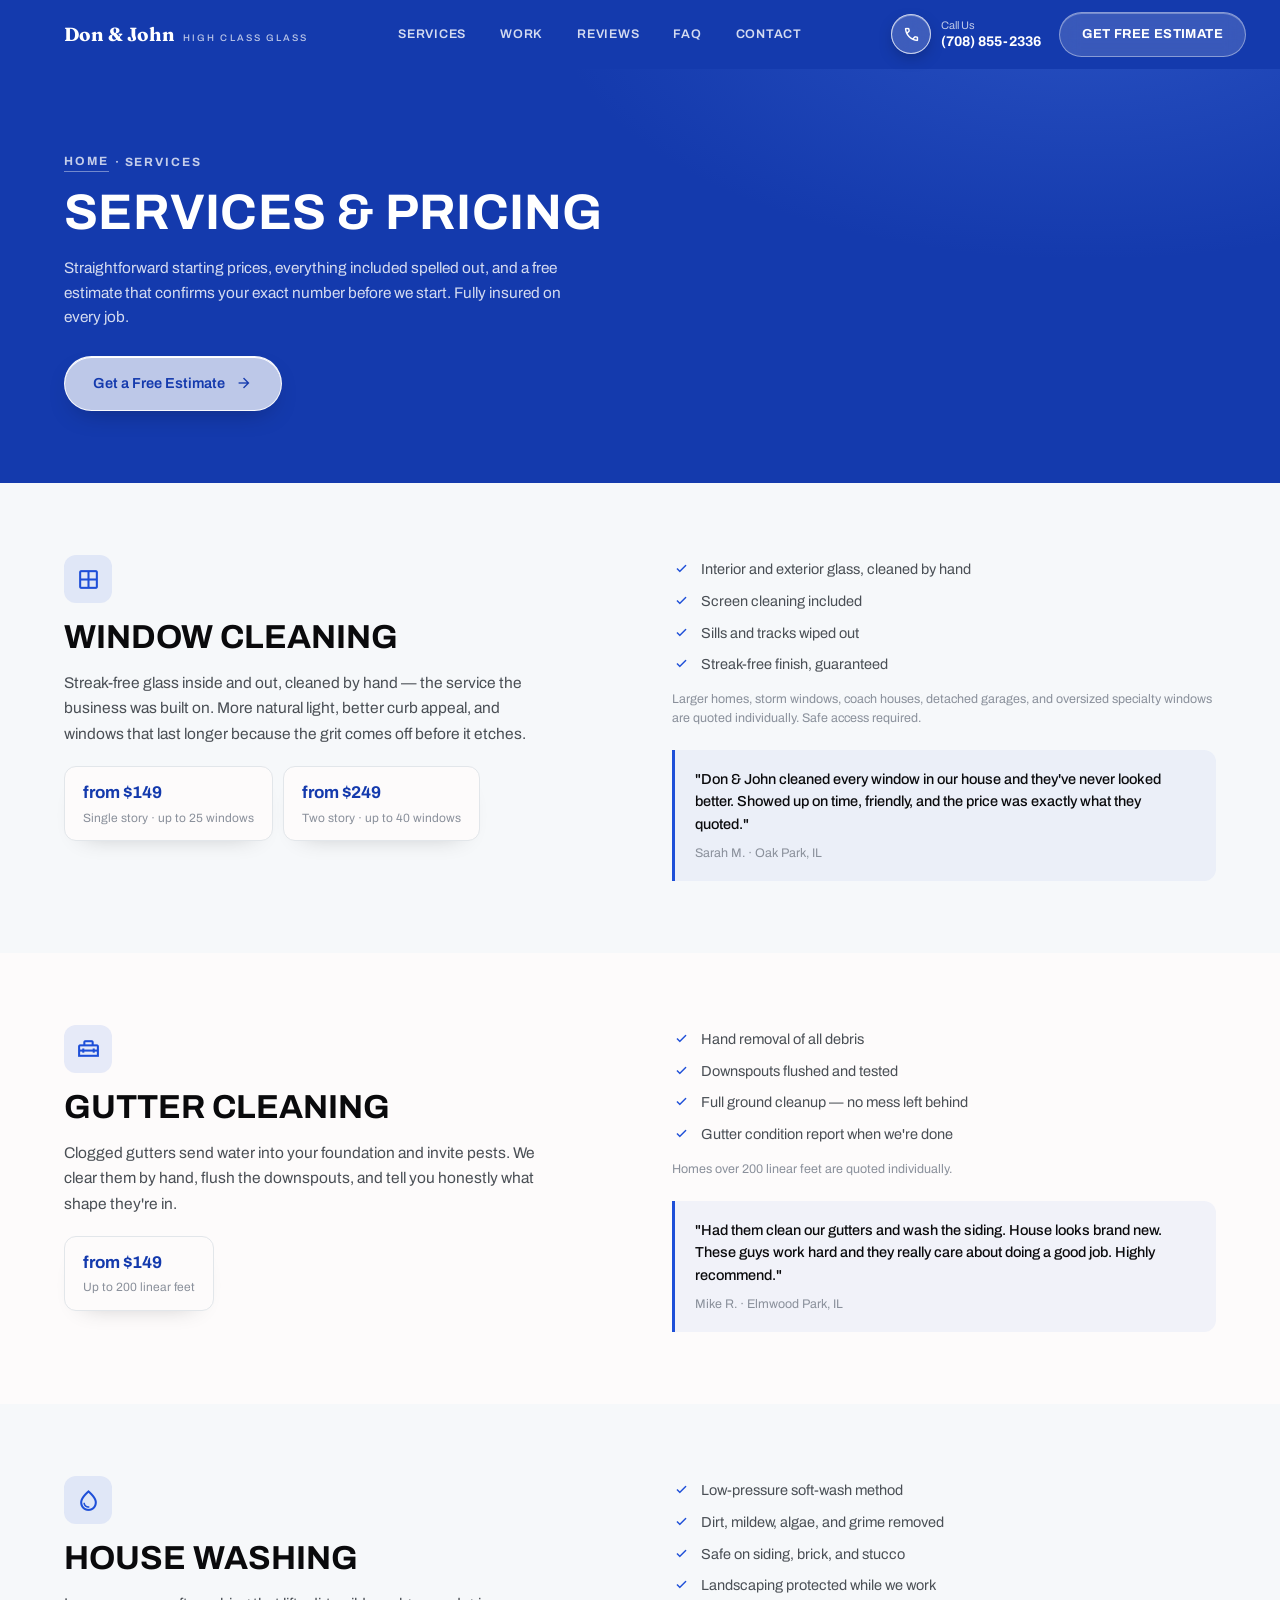
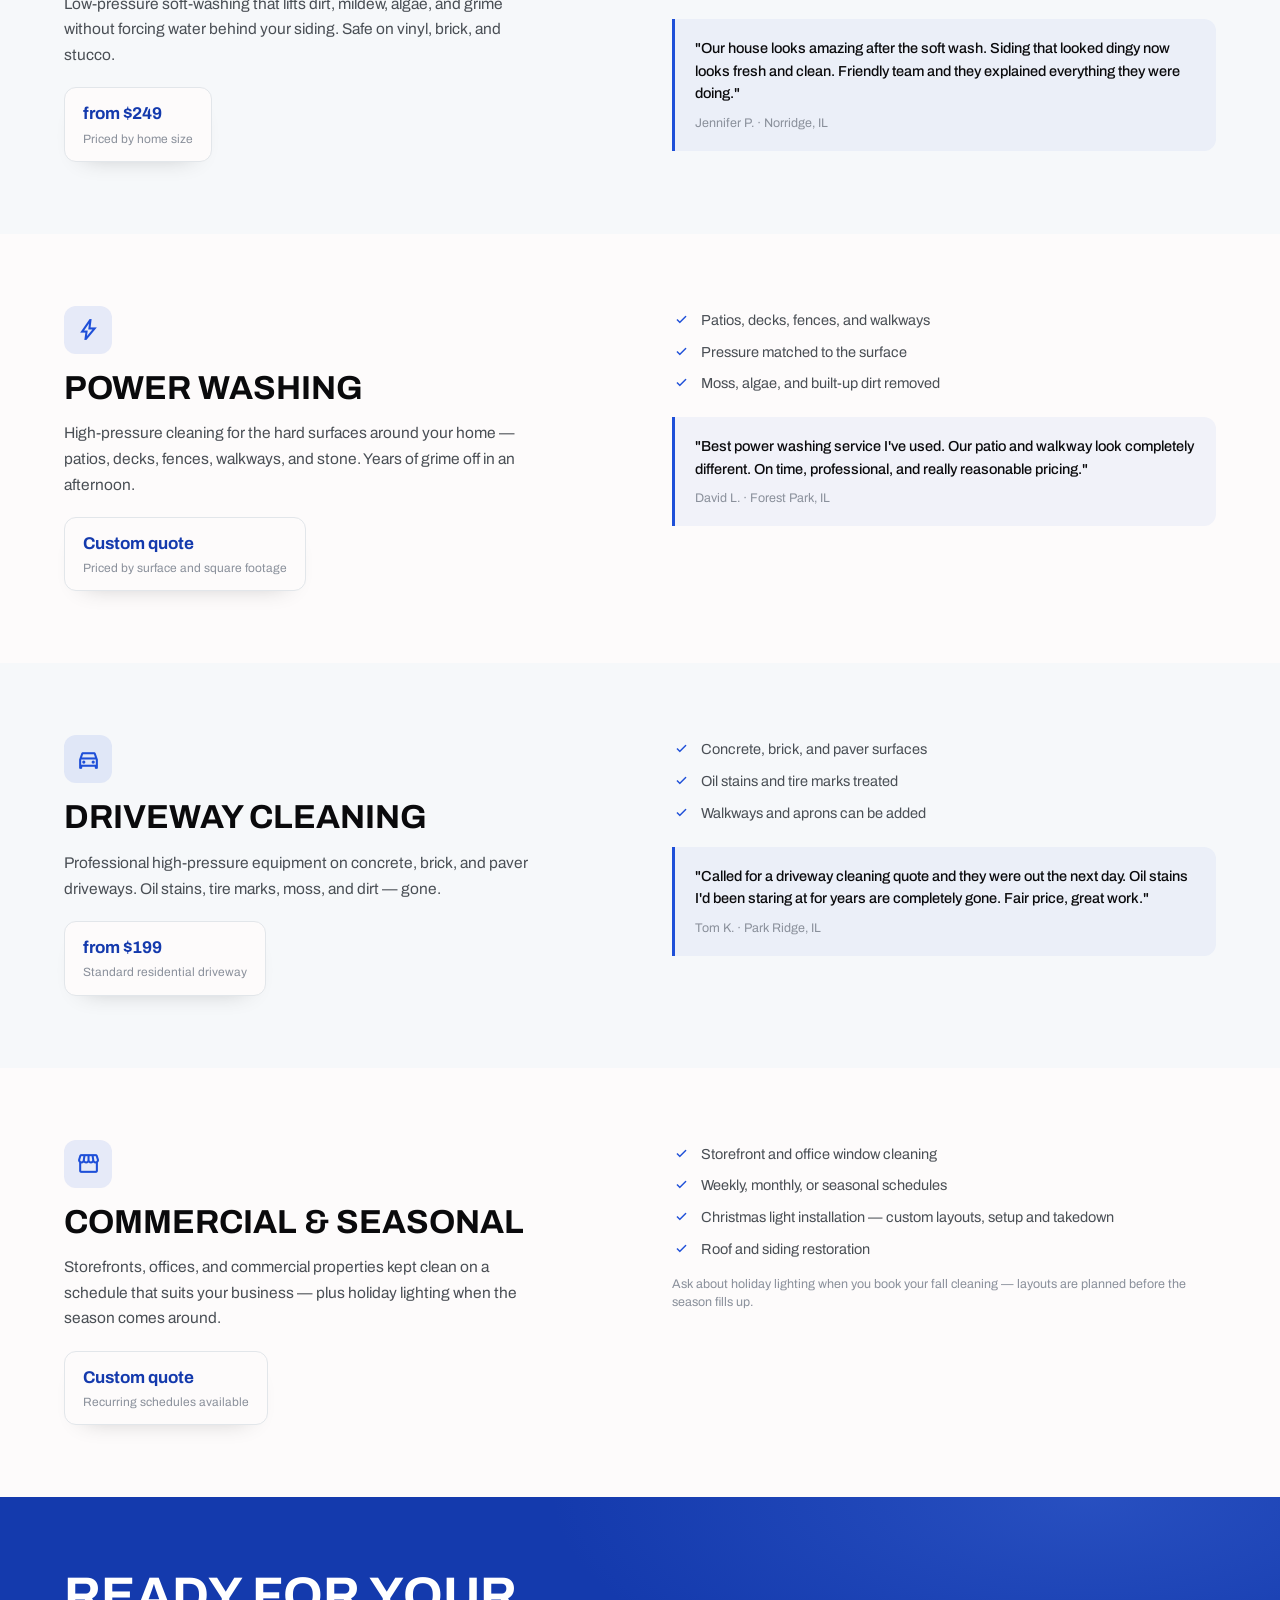
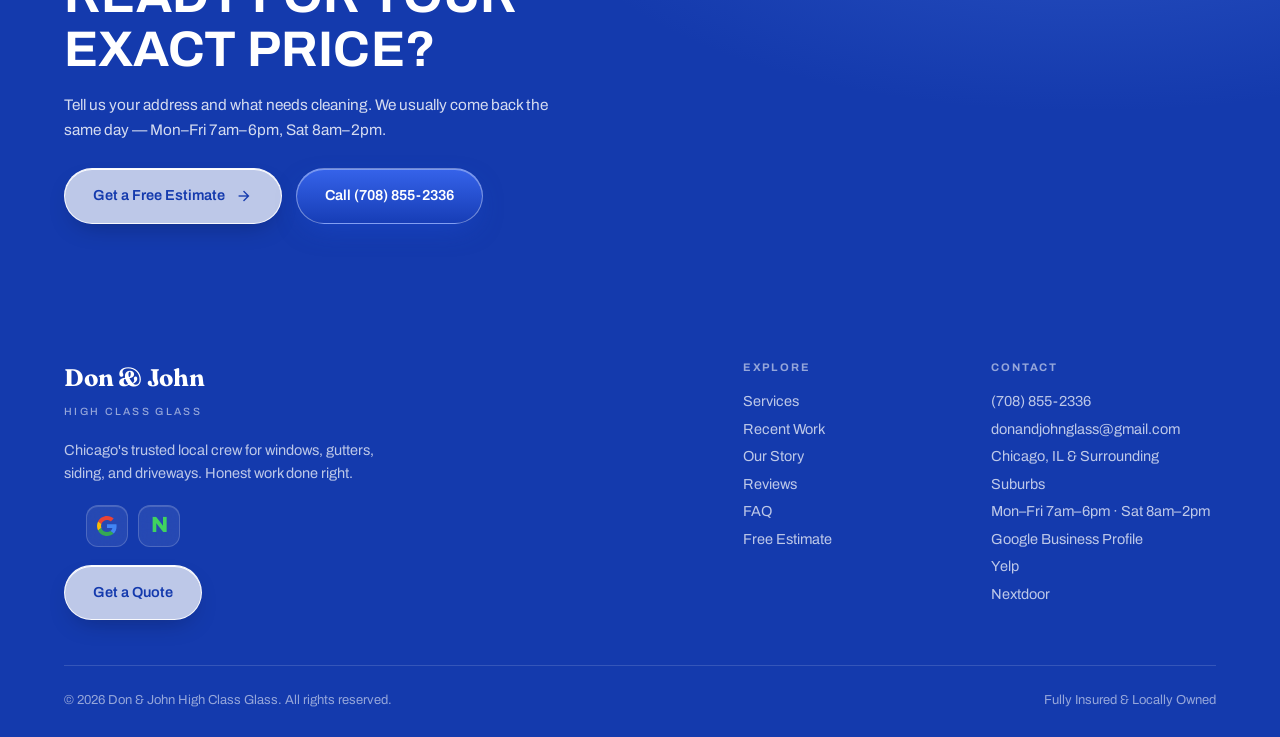
<file: services.html>
<!DOCTYPE html>
<html lang="en">
<head>
<meta charset="UTF-8">
<meta name="viewport" content="width=device-width, initial-scale=1.0">
<title>Exterior Cleaning Services &amp; Pricing in Chicago | Don &amp; John</title>
<meta name="description" content="Window cleaning from $149, gutters from $149, house washing from $249, driveways from $199. See what's included and get a free estimate in Chicago.">
<link rel="icon" href="favicon.ico" sizes="any">
<link rel="icon" type="image/png" sizes="48x48" href="images/icon-48.png">
<link rel="icon" type="image/png" sizes="96x96" href="images/icon-96.png">
<link rel="icon" type="image/png" sizes="192x192" href="images/icon-192.png">
<link rel="apple-touch-icon" sizes="180x180" href="images/apple-touch-icon.png">
<link rel="manifest" href="site.webmanifest">
<meta name="theme-color" content="#143AAD">
<link rel="canonical" href="https://www.donandjohn.com/services.html">
<meta property="og:title" content="Services &amp; Pricing — Don &amp; John High Class Glass">
<meta property="og:description" content="Straightforward pricing for window cleaning, gutter cleaning, house washing, power washing and driveway cleaning across Chicago.">
<meta property="og:type" content="website">
<meta property="og:url" content="https://www.donandjohn.com/services.html">
<meta property="og:image" content="https://www.donandjohn.com/images/hero-suds.jpg">
<meta property="og:image:alt" content="A Chicago home being washed by Don &amp; John High Class Glass">
<meta property="og:site_name" content="Don &amp; John High Class Glass">
<meta property="og:locale" content="en_US">
<meta name="twitter:card" content="summary_large_image">
<meta name="twitter:title" content="Services &amp; Pricing — Don &amp; John High Class Glass">
<meta name="twitter:description" content="Window cleaning from $149, gutters from $149, house washing from $249, driveways from $199 across Chicago and the suburbs.">
<meta name="twitter:image" content="https://www.donandjohn.com/images/hero-suds.jpg">
<meta name="geo.region" content="US-IL">
<meta name="geo.placename" content="Chicago, Illinois">
<meta name="author" content="Don &amp; John High Class Glass">

<link rel="preconnect" href="https://fonts.googleapis.com">
<link rel="preconnect" href="https://fonts.gstatic.com" crossorigin>
<link rel="stylesheet" href="https://fonts.googleapis.com/css2?family=Archivo:wght@400;500;600;700&family=Fraunces:opsz,wght@9..144,400;9..144,500;9..144,600;9..144,700&display=swap">
<link rel="stylesheet" href="https://fonts.googleapis.com/css2?family=Material+Symbols+Outlined:wght,FILL@100..700,0..1&display=block">
<link rel="stylesheet" href="css/style.css">
<script type="application/ld+json">
{
  "@context": "https://schema.org",
  "@type": "BreadcrumbList",
  "itemListElement": [
    {
      "@type": "ListItem",
      "position": 1,
      "name": "Home",
      "item": "https://www.donandjohn.com/"
    },
    {
      "@type": "ListItem",
      "position": 2,
      "name": "Services & Pricing",
      "item": "https://www.donandjohn.com/services.html"
    }
  ]
}
</script>
<script type="application/ld+json">
{
  "@context": "https://schema.org",
  "@type": "WebPage",
  "name": "Services & Pricing — Don & John High Class Glass",
  "url": "https://www.donandjohn.com/services.html",
  "about": {
    "@id": "https://www.donandjohn.com/#business"
  },
  "inLanguage": "en-US",
  "isPartOf": {
    "@id": "https://www.donandjohn.com/#website"
  }
}
</script>
<script type="application/ld+json">
{
  "@context": "https://schema.org",
  "@graph": [
    {
      "@type": "Service",
      "@id": "https://www.donandjohn.com/services.html#window-cleaning",
      "name": "Window Cleaning",
      "serviceType": "Window Cleaning",
      "description": "Streak-free glass inside and out, cleaned by hand. Interior and exterior glass, screens, sills and tracks included, with a guaranteed streak-free finish.",
      "provider": { "@id": "https://www.donandjohn.com/#business" },
      "areaServed": "Chicago, IL and surrounding suburbs",
      "offers": {
        "@type": "AggregateOffer",
        "priceCurrency": "USD",
        "lowPrice": "149",
        "offerCount": 2,
        "offers": [
          {
            "@type": "Offer",
            "name": "Single story · up to 25 windows",
            "price": "149",
            "priceCurrency": "USD"
          },
          {
            "@type": "Offer",
            "name": "Two story · up to 40 windows",
            "price": "249",
            "priceCurrency": "USD"
          }
        ]
      }
    },
    {
      "@type": "Service",
      "@id": "https://www.donandjohn.com/services.html#gutter-cleaning",
      "name": "Gutter Cleaning",
      "serviceType": "Gutter Cleaning",
      "description": "Hand removal of all debris, downspouts flushed and tested, full ground cleanup, and a gutter condition report when the job is done.",
      "provider": { "@id": "https://www.donandjohn.com/#business" },
      "areaServed": "Chicago, IL and surrounding suburbs",
      "offers": {
        "@type": "AggregateOffer",
        "priceCurrency": "USD",
        "lowPrice": "149",
        "offerCount": 1,
        "offers": [
          {
            "@type": "Offer",
            "name": "Up to 200 linear feet",
            "price": "149",
            "priceCurrency": "USD"
          }
        ]
      }
    },
    {
      "@type": "Service",
      "@id": "https://www.donandjohn.com/services.html#house-washing",
      "name": "House Washing",
      "serviceType": "House Washing",
      "description": "Low-pressure soft-washing that lifts dirt, mildew, algae and grime without forcing water behind your siding. Safe on vinyl, brick and stucco.",
      "provider": { "@id": "https://www.donandjohn.com/#business" },
      "areaServed": "Chicago, IL and surrounding suburbs",
      "offers": {
        "@type": "AggregateOffer",
        "priceCurrency": "USD",
        "lowPrice": "249",
        "offerCount": 1,
        "offers": [
          {
            "@type": "Offer",
            "name": "Priced by home size",
            "price": "249",
            "priceCurrency": "USD"
          }
        ]
      }
    },
    {
      "@type": "Service",
      "@id": "https://www.donandjohn.com/services.html#power-washing",
      "name": "Power Washing",
      "serviceType": "Power Washing",
      "description": "High-pressure cleaning for patios, decks, fences, walkways and stone, with the pressure matched to the surface. Priced by surface and square footage.",
      "provider": { "@id": "https://www.donandjohn.com/#business" },
      "areaServed": "Chicago, IL and surrounding suburbs"
    },
    {
      "@type": "Service",
      "@id": "https://www.donandjohn.com/services.html#driveway-cleaning",
      "name": "Driveway Cleaning",
      "serviceType": "Driveway Cleaning",
      "description": "Professional high-pressure equipment on concrete, brick and paver driveways. Oil stains, tire marks, moss and dirt removed; walkways and aprons can be added.",
      "provider": { "@id": "https://www.donandjohn.com/#business" },
      "areaServed": "Chicago, IL and surrounding suburbs",
      "offers": {
        "@type": "AggregateOffer",
        "priceCurrency": "USD",
        "lowPrice": "199",
        "offerCount": 1,
        "offers": [
          {
            "@type": "Offer",
            "name": "Standard residential driveway",
            "price": "199",
            "priceCurrency": "USD"
          }
        ]
      }
    },
    {
      "@type": "Service",
      "@id": "https://www.donandjohn.com/services.html#commercial",
      "name": "Commercial & Seasonal Exterior Cleaning",
      "serviceType": "Commercial Exterior Cleaning",
      "description": "Storefront and office window cleaning on weekly, monthly or seasonal schedules, plus Christmas light installation with custom layouts, setup and takedown, and roof and siding restoration.",
      "provider": { "@id": "https://www.donandjohn.com/#business" },
      "areaServed": "Chicago, IL and surrounding suburbs"
    }
  ]
}
</script>
</head>
<body>

<a class="skip-link" href="#main">Skip to content</a>

<header class="nav" id="nav">
  <div class="nav__inner">
    <a href="index.html" class="nav__brand"><b>Don &amp; John</b><i>High Class Glass</i></a>
    <nav class="nav__links" aria-label="Primary" id="navLinks">
      <a href="services.html">Services</a>
      <a href="index.html#gallery">Work</a>
      <a href="reviews.html">Reviews</a>
      <a href="index.html#faq">FAQ</a>
      <a href="index.html#estimate">Contact</a>
    </nav>
    <div class="nav__actions">
      <a href="tel:+17088552336" class="nav__call">
        <span class="nav__call-ic" aria-hidden="true"><span class="material-symbols-outlined">call</span></span>
        <span class="nav__call-txt"><i>Call Us</i><b>(708) 855-2336</b></span>
      </a>
      <a href="index.html#estimate" class="nav__cta">Get Free Estimate</a>
    </div>
    <button class="nav__toggle" id="navToggle" aria-label="Menu" aria-expanded="false">
      <span></span><span></span>
    </button>
  </div>
</header>

<main id="main" tabindex="-1">

  <section class="page-hero">
    <div class="page-hero__inner">
      <span class="crumb"><a href="index.html">Home</a> · Services</span>
      <h1 class="page-hero__title">Services &amp; pricing</h1>
      <p class="page-hero__lede">Straightforward starting prices, everything included spelled out, and a free estimate that confirms your exact number before we start. Fully insured on every job.</p>
      <div class="page-hero__ctas">
        <a href="index.html#estimate" class="btn btn--white">Get a Free Estimate <span class="material-symbols-outlined" aria-hidden="true">arrow_forward</span></a>
      </div>
    </div>
  </section>

  <!-- WINDOW CLEANING -->
  <section class="svc-detail" id="window-cleaning">
    <div class="svc-detail__inner">
      <div data-reveal>
        <span class="svc-detail__ic" aria-hidden="true"><span class="material-symbols-outlined">window</span></span>
        <h2>Window Cleaning</h2>
        <p class="svc-detail__lede">Streak-free glass inside and out, cleaned by hand — the service the business was built on. More natural light, better curb appeal, and windows that last longer because the grit comes off before it etches.</p>
        <div class="svc-detail__price">
          <span class="svc-detail__tier"><b>from $149</b><span>Single story · up to 25 windows</span></span>
          <span class="svc-detail__tier"><b>from $249</b><span>Two story · up to 40 windows</span></span>
        </div>
      </div>
      <div data-reveal>
        <ul class="svc-detail__list">
          <li><span class="material-symbols-outlined" aria-hidden="true">check</span>Interior and exterior glass, cleaned by hand</li>
          <li><span class="material-symbols-outlined" aria-hidden="true">check</span>Screen cleaning included</li>
          <li><span class="material-symbols-outlined" aria-hidden="true">check</span>Sills and tracks wiped out</li>
          <li><span class="material-symbols-outlined" aria-hidden="true">check</span>Streak-free finish, guaranteed</li>
        </ul>
        <p class="svc-detail__fine">Larger homes, storm windows, coach houses, detached garages, and oversized specialty windows are quoted individually. Safe access required.</p>
        <div class="svc-detail__quote">
          <p>"Don &amp; John cleaned every window in our house and they've never looked better. Showed up on time, friendly, and the price was exactly what they quoted."</p>
          <span>Sarah M. · Oak Park, IL</span>
        </div>
      </div>
    </div>
  </section>

  <!-- GUTTER CLEANING -->
  <section class="svc-detail" id="gutter-cleaning">
    <div class="svc-detail__inner">
      <div data-reveal>
        <span class="svc-detail__ic" aria-hidden="true"><span class="material-symbols-outlined">home_repair_service</span></span>
        <h2>Gutter Cleaning</h2>
        <p class="svc-detail__lede">Clogged gutters send water into your foundation and invite pests. We clear them by hand, flush the downspouts, and tell you honestly what shape they're in.</p>
        <div class="svc-detail__price">
          <span class="svc-detail__tier"><b>from $149</b><span>Up to 200 linear feet</span></span>
        </div>
      </div>
      <div data-reveal>
        <ul class="svc-detail__list">
          <li><span class="material-symbols-outlined" aria-hidden="true">check</span>Hand removal of all debris</li>
          <li><span class="material-symbols-outlined" aria-hidden="true">check</span>Downspouts flushed and tested</li>
          <li><span class="material-symbols-outlined" aria-hidden="true">check</span>Full ground cleanup — no mess left behind</li>
          <li><span class="material-symbols-outlined" aria-hidden="true">check</span>Gutter condition report when we're done</li>
        </ul>
        <p class="svc-detail__fine">Homes over 200 linear feet are quoted individually.</p>
        <div class="svc-detail__quote">
          <p>"Had them clean our gutters and wash the siding. House looks brand new. These guys work hard and they really care about doing a good job. Highly recommend."</p>
          <span>Mike R. · Elmwood Park, IL</span>
        </div>
      </div>
    </div>
  </section>

  <!-- HOUSE WASHING -->
  <section class="svc-detail" id="house-washing">
    <div class="svc-detail__inner">
      <div data-reveal>
        <span class="svc-detail__ic" aria-hidden="true"><span class="material-symbols-outlined">water_drop</span></span>
        <h2>House Washing</h2>
        <p class="svc-detail__lede">Low-pressure soft-washing that lifts dirt, mildew, algae, and grime without forcing water behind your siding. Safe on vinyl, brick, and stucco.</p>
        <div class="svc-detail__price">
          <span class="svc-detail__tier"><b>from $249</b><span>Priced by home size</span></span>
        </div>
      </div>
      <div data-reveal>
        <ul class="svc-detail__list">
          <li><span class="material-symbols-outlined" aria-hidden="true">check</span>Low-pressure soft-wash method</li>
          <li><span class="material-symbols-outlined" aria-hidden="true">check</span>Dirt, mildew, algae, and grime removed</li>
          <li><span class="material-symbols-outlined" aria-hidden="true">check</span>Safe on siding, brick, and stucco</li>
          <li><span class="material-symbols-outlined" aria-hidden="true">check</span>Landscaping protected while we work</li>
        </ul>
        <div class="svc-detail__quote">
          <p>"Our house looks amazing after the soft wash. Siding that looked dingy now looks fresh and clean. Friendly team and they explained everything they were doing."</p>
          <span>Jennifer P. · Norridge, IL</span>
        </div>
      </div>
    </div>
  </section>

  <!-- POWER WASHING -->
  <section class="svc-detail" id="power-washing">
    <div class="svc-detail__inner">
      <div data-reveal>
        <span class="svc-detail__ic" aria-hidden="true"><span class="material-symbols-outlined">bolt</span></span>
        <h2>Power Washing</h2>
        <p class="svc-detail__lede">High-pressure cleaning for the hard surfaces around your home — patios, decks, fences, walkways, and stone. Years of grime off in an afternoon.</p>
        <div class="svc-detail__price">
          <span class="svc-detail__tier"><b>Custom quote</b><span>Priced by surface and square footage</span></span>
        </div>
      </div>
      <div data-reveal>
        <ul class="svc-detail__list">
          <li><span class="material-symbols-outlined" aria-hidden="true">check</span>Patios, decks, fences, and walkways</li>
          <li><span class="material-symbols-outlined" aria-hidden="true">check</span>Pressure matched to the surface</li>
          <li><span class="material-symbols-outlined" aria-hidden="true">check</span>Moss, algae, and built-up dirt removed</li>
        </ul>
        <div class="svc-detail__quote">
          <p>"Best power washing service I've used. Our patio and walkway look completely different. On time, professional, and really reasonable pricing."</p>
          <span>David L. · Forest Park, IL</span>
        </div>
      </div>
    </div>
  </section>

  <!-- DRIVEWAY CLEANING -->
  <section class="svc-detail" id="driveway-cleaning">
    <div class="svc-detail__inner">
      <div data-reveal>
        <span class="svc-detail__ic" aria-hidden="true"><span class="material-symbols-outlined">directions_car</span></span>
        <h2>Driveway Cleaning</h2>
        <p class="svc-detail__lede">Professional high-pressure equipment on concrete, brick, and paver driveways. Oil stains, tire marks, moss, and dirt — gone.</p>
        <div class="svc-detail__price">
          <span class="svc-detail__tier"><b>from $199</b><span>Standard residential driveway</span></span>
        </div>
      </div>
      <div data-reveal>
        <ul class="svc-detail__list">
          <li><span class="material-symbols-outlined" aria-hidden="true">check</span>Concrete, brick, and paver surfaces</li>
          <li><span class="material-symbols-outlined" aria-hidden="true">check</span>Oil stains and tire marks treated</li>
          <li><span class="material-symbols-outlined" aria-hidden="true">check</span>Walkways and aprons can be added</li>
        </ul>
        <div class="svc-detail__quote">
          <p>"Called for a driveway cleaning quote and they were out the next day. Oil stains I'd been staring at for years are completely gone. Fair price, great work."</p>
          <span>Tom K. · Park Ridge, IL</span>
        </div>
      </div>
    </div>
  </section>

  <!-- COMMERCIAL + SEASONAL -->
  <section class="svc-detail" id="commercial">
    <div class="svc-detail__inner">
      <div data-reveal>
        <span class="svc-detail__ic" aria-hidden="true"><span class="material-symbols-outlined">storefront</span></span>
        <h2>Commercial &amp; Seasonal</h2>
        <p class="svc-detail__lede">Storefronts, offices, and commercial properties kept clean on a schedule that suits your business — plus holiday lighting when the season comes around.</p>
        <div class="svc-detail__price">
          <span class="svc-detail__tier"><b>Custom quote</b><span>Recurring schedules available</span></span>
        </div>
      </div>
      <div data-reveal>
        <ul class="svc-detail__list">
          <li><span class="material-symbols-outlined" aria-hidden="true">check</span>Storefront and office window cleaning</li>
          <li><span class="material-symbols-outlined" aria-hidden="true">check</span>Weekly, monthly, or seasonal schedules</li>
          <li><span class="material-symbols-outlined" aria-hidden="true">check</span>Christmas light installation — custom layouts, setup and takedown</li>
          <li><span class="material-symbols-outlined" aria-hidden="true">check</span>Roof and siding restoration</li>
        </ul>
        <p class="svc-detail__fine">Ask about holiday lighting when you book your fall cleaning — layouts are planned before the season fills up.</p>
      </div>
    </div>
  </section>

  <section class="page-hero" style="padding-top:clamp(56px,8vh,88px)">
    <div class="page-hero__inner">
      <h2 class="page-hero__title">Ready for your exact price?</h2>
      <p class="page-hero__lede">Tell us your address and what needs cleaning. We usually come back the same day — Mon–Fri 7am–6pm, Sat 8am–2pm.</p>
      <div class="page-hero__ctas">
        <a href="index.html#estimate" class="btn btn--white">Get a Free Estimate <span class="material-symbols-outlined" aria-hidden="true">arrow_forward</span></a>
        <a href="tel:+17088552336" class="btn btn--accent">Call (708) 855-2336</a>
      </div>
    </div>
  </section>

</main>

<footer class="site-footer">
  <div class="footer__inner">
    <div class="footer__top">
      <div>
        <span class="footer__brand">Don &amp; John<i>High Class Glass</i></span>
        <p class="footer__pitch">Chicago's trusted local crew for windows, gutters, siding, and driveways. Honest work done right.</p>
        <div class="footer__stack">
          <div class="footer__social">
          <a class="footer__social-btn" href="https://g.page/r/CdWfvbmN3lbPEBM" target="_blank" rel="noopener" aria-label="Don &amp; John on Google">
            <svg viewBox="0 0 48 48" width="20" height="20" aria-hidden="true"><path fill="#EA4335" d="M24 9.5c3.54 0 6.71 1.22 9.21 3.6l6.85-6.85C35.9 2.38 30.47 0 24 0 14.62 0 6.51 5.38 2.56 13.22l7.98 6.19C12.43 13.72 17.74 9.5 24 9.5z"/><path fill="#4285F4" d="M46.98 24.55c0-1.57-.15-3.09-.38-4.55H24v9.02h12.94c-.58 2.96-2.26 5.48-4.78 7.18l7.73 6c4.51-4.18 7.09-10.36 7.09-17.65z"/><path fill="#FBBC05" d="M10.53 28.59c-.48-1.45-.76-2.99-.76-4.59s.27-3.14.76-4.59l-7.98-6.19C.92 16.46 0 20.12 0 24c0 3.88.92 7.54 2.56 10.78l7.97-6.19z"/><path fill="#34A853" d="M24 48c6.48 0 11.93-2.13 15.89-5.81l-7.73-6c-2.15 1.45-4.92 2.3-8.16 2.3-6.26 0-11.57-4.22-13.47-9.91l-7.98 6.19C6.51 42.62 14.62 48 24 48z"/></svg>
          </a>
          <a class="footer__social-btn" href="https://nextdoor.com/pages/don-johns-high-class-glass-chicago-il/" target="_blank" rel="noopener" aria-label="Don &amp; John on Nextdoor">
            <span class="footer__nd" aria-hidden="true">N</span>
          </a>
        </div>
          <a href="index.html#estimate" class="btn btn--white footer__cta">Get a Quote</a>
        </div>
      </div>
      <div class="footer__cols">
        <div>
          <span class="footer__label">Explore</span>
          <p>
            <a href="services.html">Services</a><br>
            <a href="index.html#gallery">Recent Work</a><br>
            <a href="index.html#about">Our Story</a><br>
            <a href="reviews.html">Reviews</a><br>
            <a href="index.html#faq">FAQ</a><br>
            <a href="index.html#estimate">Free Estimate</a>
          </p>
        </div>
        <div>
          <span class="footer__label">Contact</span>
          <p>
            <a href="tel:+17088552336">(708) 855-2336</a><br>
            <a href="mailto:donandjohnglass@gmail.com">donandjohnglass@gmail.com</a><br>
            Chicago, IL &amp; Surrounding Suburbs<br>
            Mon–Fri 7am–6pm · Sat 8am–2pm<br>
            <a href="https://g.page/r/CdWfvbmN3lbPEBM" target="_blank" rel="noopener">Google Business Profile</a><br>
            <a href="https://www.yelp.com/biz/don-and-john-high-class-glass-elmwood-park" target="_blank" rel="noopener">Yelp</a><br>
            <a href="https://nextdoor.com/pages/don-johns-high-class-glass-chicago-il/" target="_blank" rel="noopener">Nextdoor</a>
          </p>
        </div>
      </div>
    </div>
    <div class="footer__base">
      <span>&copy; <span id="year"></span> Don &amp; John High Class Glass. All rights reserved.</span>
      <span>Fully Insured &amp; Locally Owned</span>
    </div>
  </div>
</footer>

<script src="js/script.js"></script>
</body>
</html>
</file>
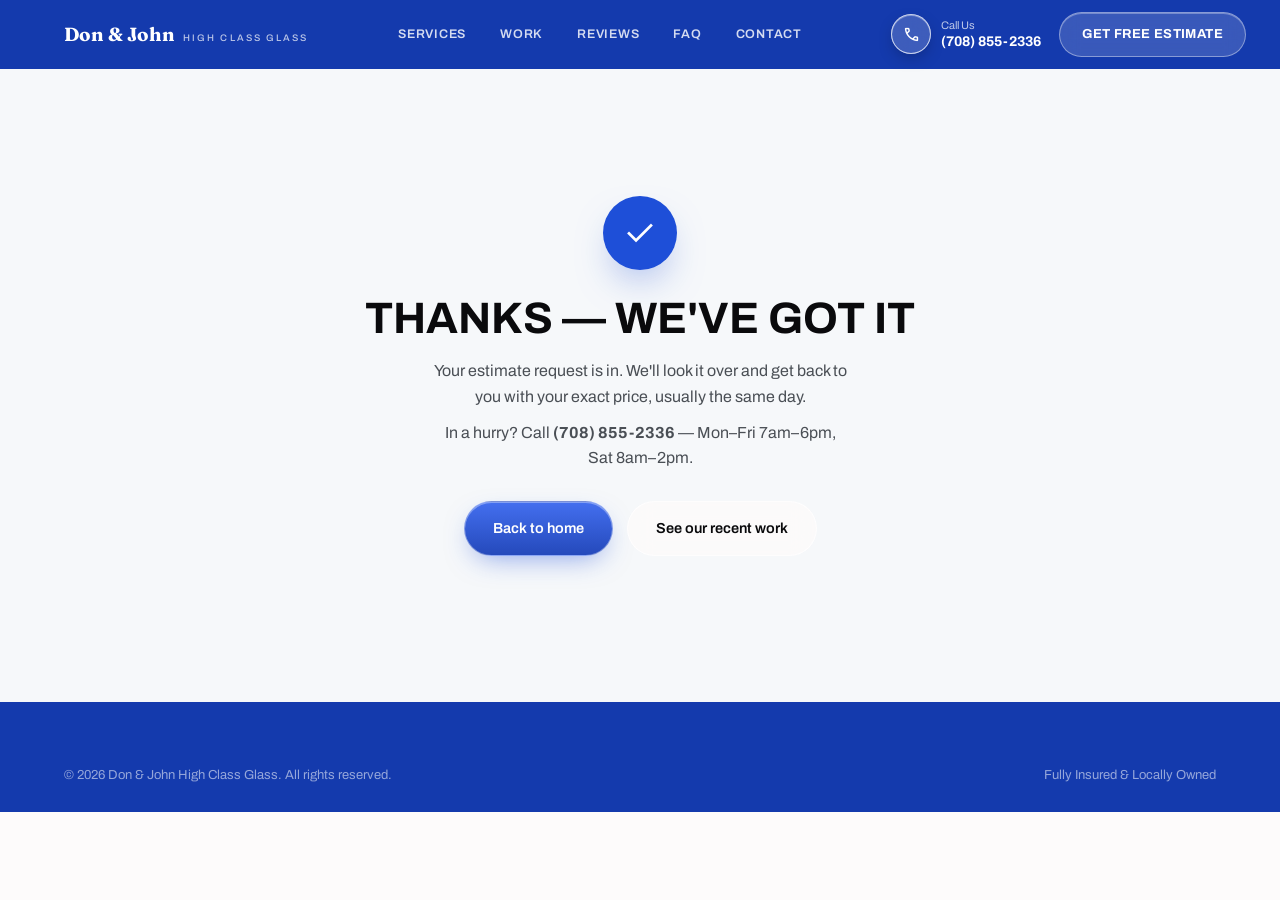
<file: thanks.html>
<!DOCTYPE html>
<html lang="en">
<head>
<meta charset="UTF-8">
<meta name="viewport" content="width=device-width, initial-scale=1.0">
<title>Thanks — we got your request | Don &amp; John High Class Glass</title>
<meta name="description" content="Your estimate request is in. Don &amp; John High Class Glass will get back to you, usually the same day.">
<link rel="icon" href="favicon.ico" sizes="any">
<link rel="icon" type="image/png" sizes="48x48" href="images/icon-48.png">
<link rel="icon" type="image/png" sizes="96x96" href="images/icon-96.png">
<link rel="icon" type="image/png" sizes="192x192" href="images/icon-192.png">
<link rel="apple-touch-icon" sizes="180x180" href="images/apple-touch-icon.png">
<link rel="manifest" href="site.webmanifest">
<meta name="theme-color" content="#143AAD">
<meta name="robots" content="noindex">
<link rel="canonical" href="https://www.donandjohn.com/thanks.html">

<link rel="preconnect" href="https://fonts.googleapis.com">
<link rel="preconnect" href="https://fonts.gstatic.com" crossorigin>
<link rel="stylesheet" href="https://fonts.googleapis.com/css2?family=Archivo:wght@400;500;600;700&family=Fraunces:opsz,wght@9..144,400;9..144,500;9..144,600;9..144,700&display=swap">
<link rel="stylesheet" href="https://fonts.googleapis.com/css2?family=Material+Symbols+Outlined:wght,FILL@100..700,0..1&display=block">
<link rel="stylesheet" href="css/style.css">
</head>
<body>

<header class="nav" id="nav">
  <div class="nav__inner">
    <a href="index.html" class="nav__brand"><b>Don &amp; John</b><i>High Class Glass</i></a>
    <nav class="nav__links" aria-label="Primary" id="navLinks">
      <a href="services.html">Services</a>
      <a href="index.html#gallery">Work</a>
      <a href="reviews.html">Reviews</a>
      <a href="index.html#faq">FAQ</a>
      <a href="index.html#estimate">Contact</a>
    </nav>
    <div class="nav__actions">
      <a href="tel:+17088552336" class="nav__call">
        <span class="nav__call-ic" aria-hidden="true"><span class="material-symbols-outlined">call</span></span>
        <span class="nav__call-txt"><i>Call Us</i><b>(708) 855-2336</b></span>
      </a>
      <a href="index.html#estimate" class="nav__cta">Get Free Estimate</a>
    </div>
    <button class="nav__toggle" id="navToggle" aria-label="Menu" aria-expanded="false">
      <span></span><span></span>
    </button>
  </div>
</header>

<main class="msg-page" id="main" tabindex="-1">
  <div class="msg-page__inner">
    <span class="msg-page__ic" aria-hidden="true"><span class="material-symbols-outlined">check</span></span>
    <h1>Thanks — we've got it</h1>
    <p>Your estimate request is in. We'll look it over and get back to you with your exact price, usually the same day.</p>
    <p class="msg-page__meta">In a hurry? Call <a href="tel:+17088552336"><b>(708) 855-2336</b></a> — Mon–Fri 7am–6pm, Sat 8am–2pm.</p>
    <div class="msg-page__ctas">
      <a href="index.html" class="btn btn--accent">Back to home</a>
      <a href="index.html#gallery" class="btn">See our recent work</a>
    </div>
  </div>
</main>

<footer class="site-footer">
  <div class="footer__inner">
    <div class="footer__base" style="border:none;padding-top:0">
      <span>&copy; <span id="year"></span> Don &amp; John High Class Glass. All rights reserved.</span>
      <span>Fully Insured &amp; Locally Owned</span>
    </div>
  </div>
</footer>

<script src="js/script.js"></script>
</body>
</html>
</file>
<file: css/style.css>
/* ============================================================
   Don & John Exterior Cleaning
   Bold-sans system matching the hero; blue brand accents.
   ============================================================ */

/* ---------- Tokens ---------- */
:root {
  --ink:        #0A0A0C;
  --ink-2:      #141416;
  --paper:      #FDFBFB;
  --paper-2:    #F6F8FA;
  --paper-3:    #EDF1F5;

  --text:       #0A0A0C;
  --text-dim:   #4A4F55;
  --text-faint: #8A909B;

  --on-dark:        #FFFFFF;
  --on-dark-dim:    rgba(255, 255, 255, 0.72);
  --on-dark-faint:  rgba(255, 255, 255, 0.55);

  --line:       #E2E6EA;
  --line-soft:  #EAEDF0;
  --line-dark:  rgba(255, 255, 255, 0.14);

  --accent:       #1E4FD8;
  --accent-soft:  #5B87F2;
  --accent-dark:  #143AAD;

  --ff-display: 'Fraunces', Georgia, serif;
  --ff-body:    'Archivo', system-ui, sans-serif;

  --max: 1280px;
  --gutter: clamp(20px, 5vw, 72px);

  --ease: cubic-bezier(0.22, 1, 0.36, 1);
  --ease-out: cubic-bezier(0.16, 1, 0.3, 1);
}

/* ---------- Reset ---------- */
*, *::before, *::after { box-sizing: border-box; }
* { margin: 0; padding: 0; }
html { scroll-behavior: smooth; -webkit-text-size-adjust: 100%; }
@media (prefers-reduced-motion: reduce) {
  html { scroll-behavior: auto; }
  *, *::before, *::after { animation-duration: .01ms !important; transition-duration: .01ms !important; }
}

body {
  font-family: var(--ff-body);
  background: var(--paper);
  color: var(--text);
  font-size: 16px;
  line-height: 1.6;
  -webkit-font-smoothing: antialiased;
  text-rendering: optimizeLegibility;
  overflow-x: hidden;
}

img { display: block; max-width: 100%; height: auto; }
a { color: inherit; text-decoration: none; }
ul { list-style: none; }
button { font: inherit; color: inherit; background: none; border: none; cursor: pointer; }
:focus-visible { outline: 2px solid var(--accent); outline-offset: 3px; border-radius: 2px; }

.skip-link {
  position: absolute; left: -999px; top: 0;
  background: #fff; color: var(--text);
  padding: 12px 20px; z-index: 999; border-radius: 0 0 8px 0;
}
.skip-link:focus { left: 0; }

/* ---------- Shared type ---------- */
.eyebrow {
  display: inline-block;
  font-size: 11px;
  font-weight: 700;
  letter-spacing: 0.2em;
  text-transform: uppercase;
  color: var(--accent);
  margin-bottom: 12px;
}
.eyebrow--light { color: rgba(255,255,255,.8); }

.section-title {
  font-family: var(--ff-body);
  font-weight: 700;
  font-size: clamp(26px, 3.2vw, 42px);
  line-height: 1.08;
  letter-spacing: 0.005em;
  text-transform: uppercase;
  color: var(--text);
}
.section-title--light { color: #fff; }

.lede {
  font-size: clamp(15.5px, 1.3vw, 18px);
  line-height: 1.6;
  color: var(--text-dim);
  max-width: 54ch;
}

.link-arrow {
  display: inline-flex;
  align-items: center;
  gap: 9px;
  font-weight: 600;
  font-size: 14px;
  color: var(--text);
  padding-bottom: 3px;
  border-bottom: 1.5px solid currentColor;
  transition: gap .3s var(--ease), color .25s var(--ease);
  cursor: pointer;
}
.link-arrow .material-symbols-outlined { font-size: 18px; transition: transform .3s var(--ease); }
.link-arrow:hover { gap: 14px; color: var(--accent); }
.link-arrow:hover .material-symbols-outlined { transform: translateX(3px); }

/* ---------- Buttons (glass) ---------- */
.btn {
  position: relative;
  overflow: hidden;
  display: inline-flex;
  align-items: center;
  justify-content: center;
  gap: 10px;
  font-weight: 600;
  font-size: 14.5px;
  padding: 15px 28px;
  border-radius: 100px;
  background: rgba(253,251,251,.8);
  color: var(--ink);
  backdrop-filter: blur(12px);
  -webkit-backdrop-filter: blur(12px);
  border: 1px solid rgba(255,255,255,.7);
  transition: transform .35s var(--ease-out), background .3s var(--ease), color .3s var(--ease), box-shadow .35s var(--ease-out);
  cursor: pointer;
}
.btn::before {
  content: "";
  position: absolute; top: 0; left: -85%;
  width: 55%; height: 100%;
  background: linear-gradient(105deg, transparent, rgba(255,255,255,.4), transparent);
  transform: skewX(-20deg);
  transition: left .65s var(--ease);
  pointer-events: none;
}
.btn:hover::before { left: 130%; }
.btn:hover { transform: translateY(-3px) scale(1.02); }
.btn:active { transform: translateY(-1px) scale(.97); transition-duration: .12s; }
.btn--accent {
  background: linear-gradient(180deg, rgba(56,102,238,.94), rgba(23,62,183,.94));
  border: 1px solid rgba(255,255,255,.38);
  color: #fff;
  box-shadow: 0 10px 28px -10px rgba(30,79,216,.55), inset 0 1px 0 rgba(255,255,255,.35);
}
.btn--accent:hover {
  background: linear-gradient(180deg, rgba(66,112,245,.96), rgba(26,68,196,.96));
  box-shadow: 0 20px 42px -14px rgba(30,79,216,.65), inset 0 1px 0 rgba(255,255,255,.4);
}
.btn--white {
  background: rgba(255,255,255,.72);
  border: 1px solid rgba(255,255,255,.9);
  color: var(--accent-dark);
  box-shadow: 0 10px 26px -12px rgba(10,10,12,.35), inset 0 1px 0 #fff;
}
.btn--white:hover {
  background: rgba(255,255,255,.9);
  box-shadow: 0 18px 38px -14px rgba(10,10,12,.45), inset 0 1px 0 #fff;
}
.btn .material-symbols-outlined { font-size: 18px; }

/* ============================================================
   NAV
   ============================================================ */
.nav {
  position: fixed;
  inset: 0 0 auto 0;
  z-index: 100;
  background: var(--accent-dark);
  transition: box-shadow .4s var(--ease);
}
.nav__inner {
  max-width: var(--max);
  margin: 0 auto;
  padding: 12px var(--gutter);
  /* nudge the call + CTA cluster toward the edge */
  padding-right: max(14px, calc(var(--gutter) - 30px));
  display: flex;
  align-items: center;
  gap: clamp(16px, 2.5vw, 36px);
}
.nav__brand {
  font-family: var(--ff-display);
  font-weight: 700;
  font-size: 19px;
  color: #fff;
  display: inline-flex;
  align-items: baseline;
  gap: 8px;
  white-space: nowrap;
}
.nav__brand i {
  font-style: normal;
  font-family: var(--ff-body);
  font-weight: 500;
  font-size: 9.5px;
  letter-spacing: 0.22em;
  text-transform: uppercase;
  color: rgba(255,255,255,.72);
}
.nav__links {
  display: flex;
  align-items: center;
  gap: clamp(2px, 1vw, 10px);
  margin: 0 auto;
}
.nav__links a {
  display: inline-flex;
  align-items: center;
  font-size: 12.5px;
  font-weight: 600;
  letter-spacing: .06em;
  text-transform: uppercase;
  color: rgba(255,255,255,.82);
  padding: 9px 12px;
  border-radius: 8px;
  transition: color .25s var(--ease), background .25s var(--ease);
  cursor: pointer;
}
.nav__links a:hover { color: #fff; background: rgba(255,255,255,.1); }
.nav__actions {
  display: flex;
  align-items: center;
  gap: 18px;
  flex: none;
}
.nav__call {
  display: inline-flex;
  align-items: center;
  gap: 10px;
  color: #fff;
}
.nav__call-ic {
  position: relative;
  width: 40px; height: 40px;
  display: grid; place-items: center;
  border-radius: 50%;
  background: rgba(255,255,255,.18);
  border: 1px solid rgba(255,255,255,.45);
  color: #fff;
  backdrop-filter: blur(10px);
  -webkit-backdrop-filter: blur(10px);
  box-shadow: 0 6px 18px -6px rgba(0,0,0,.4), inset 0 1px 0 rgba(255,255,255,.35);
  transition: background .3s var(--ease), transform .35s var(--ease-out), box-shadow .35s var(--ease-out);
}
.nav__call-ic::after {
  content: "";
  position: absolute; inset: -1px;
  border-radius: 50%;
  border: 1px solid rgba(255,255,255,.5);
  animation: call-pulse 2.6s var(--ease) infinite;
  pointer-events: none;
}
@keyframes call-pulse {
  0%   { transform: scale(1); opacity: .7; }
  70%  { transform: scale(1.45); opacity: 0; }
  100% { transform: scale(1.45); opacity: 0; }
}
.nav__call-ic .material-symbols-outlined { font-size: 19px; }
.nav__call-txt { display: flex; flex-direction: column; line-height: 1.25; }
.nav__call-txt i { font-style: normal; font-size: 11px; color: rgba(255,255,255,.72); }
.nav__call-txt b { font-size: 14px; font-weight: 700; white-space: nowrap; }
.nav__call:hover .nav__call-ic {
  background: rgba(255,255,255,.3);
  transform: translateY(-2px) scale(1.06);
  box-shadow: 0 12px 26px -8px rgba(0,0,0,.5), inset 0 1px 0 rgba(255,255,255,.45);
}
.nav__cta {
  display: inline-flex;
  align-items: center;
  padding: 11px 22px;
  border-radius: 100px;
  font-size: 13px;
  font-weight: 700;
  letter-spacing: .03em;
  text-transform: uppercase;
  background: rgba(255,255,255,.16);
  border: 1px solid rgba(255,255,255,.4);
  color: #fff;
  backdrop-filter: blur(10px);
  -webkit-backdrop-filter: blur(10px);
  box-shadow: inset 0 1px 0 rgba(255,255,255,.3);
  transition: background .3s var(--ease), transform .3s var(--ease), box-shadow .3s var(--ease);
  cursor: pointer;
  white-space: nowrap;
}
.nav__cta:hover {
  background: rgba(255,255,255,.28);
  transform: translateY(-1px);
  box-shadow: 0 10px 24px -10px rgba(0,0,0,.45), inset 0 1px 0 rgba(255,255,255,.35);
}
.nav__cta:active { transform: translateY(0) scale(.97); }

.nav.is-scrolled { box-shadow: 0 14px 34px -18px rgba(10,10,12,.55); }

.nav__toggle { display: none; }

/* ============================================================
   HERO
   ============================================================ */
.hero {
  position: relative;
  min-height: 100vh;
  min-height: 100svh;
  display: flex;
  align-items: center;
  overflow: hidden;
  background: var(--paper-2);
  color: var(--text);
}
.hero__bg {
  position: absolute; inset: 0;
  width: 100%; height: 100%;
  object-fit: cover;
  object-position: 72% center;
}
.hero::after {
  content: "";
  position: absolute; inset: 0; pointer-events: none;
  background: linear-gradient(92deg,
    rgba(178, 199, 242, 0.78) 0%,
    rgba(192, 211, 246, 0.46) 38%,
    rgba(205, 221, 248, 0) 66%);
}
.hero__inner {
  position: relative; z-index: 2;
  width: 100%; max-width: var(--max);
  margin: 0 auto;
  padding: clamp(120px, 15vh, 160px) var(--gutter) clamp(56px, 8vh, 88px);
}
.hero__copy { position: relative; width: 100%; max-width: 620px; display: flex; flex-direction: column; align-items: flex-start; }
.hero__eyebrow {
  display: inline-flex; align-items: center; gap: 9px;
  font-size: 12px; font-weight: 700; letter-spacing: 0.14em; text-transform: uppercase;
  color: var(--accent-dark);
  margin-bottom: 20px;
}
.hero__eyebrow .material-symbols-outlined { font-size: 19px; }
.hero__title {
  font-family: var(--ff-body);
  font-weight: 700;
  font-size: clamp(34px, 3.9vw, 56px);
  line-height: 1.12;
  letter-spacing: 0.005em;
  text-transform: uppercase;
  color: var(--ink);
  max-width: 15ch;
}
.hero__body { margin-top: 20px; max-width: 52ch; font-size: clamp(15px, 1.15vw, 16.5px); line-height: 1.62; color: var(--text-dim); }
.hero__ctas { margin-top: 30px; display: flex; align-items: center; gap: 14px 22px; flex-wrap: wrap; }

/* ============================================================
   SERVICES (blue band)
   ============================================================ */
.services {
  background: var(--accent-dark);
  color: #fff;
  padding: clamp(64px, 9vh, 104px) var(--gutter);
}
.services__inner { max-width: var(--max); margin: 0 auto; }
.services__head {
  display: flex; align-items: flex-end; justify-content: space-between;
  gap: 24px; flex-wrap: wrap;
  margin-bottom: clamp(28px, 4vh, 40px);
}
.services__lede { max-width: 40ch; font-size: 15.5px; line-height: 1.6; color: rgba(255,255,255,.78); }
.services__grid {
  display: grid;
  grid-template-columns: repeat(3, 1fr);
  gap: 14px;
}
.service-card {
  background: rgba(255,255,255,.08);
  border: 1px solid rgba(255,255,255,.2);
  border-radius: 14px;
  padding: 24px 22px;
  backdrop-filter: blur(12px);
  -webkit-backdrop-filter: blur(12px);
  box-shadow: inset 0 1px 0 rgba(255,255,255,.18);
  transition: background .3s var(--ease), transform .35s var(--ease-out), border-color .3s var(--ease), box-shadow .35s var(--ease-out);
}
.service-card:hover {
  background: rgba(255,255,255,.14);
  transform: translateY(-5px);
  border-color: rgba(255,255,255,.32);
  box-shadow: 0 20px 40px -18px rgba(0,0,0,.45), inset 0 1px 0 rgba(255,255,255,.25);
}
.service-card__ic {
  display: inline-grid; place-items: center;
  width: 44px; height: 44px;
  border-radius: 11px;
  background: rgba(255,255,255,.12);
  margin-bottom: 16px;
}
.service-card__ic .material-symbols-outlined { font-size: 23px; color: #fff; }
.service-card h3 { font-size: 16.5px; font-weight: 700; margin-bottom: 6px; }
.service-card p { font-size: 14px; line-height: 1.55; color: rgba(255,255,255,.78); }
.service-card__price {
  display: inline-block;
  margin-top: 14px;
  padding: 5px 13px;
  border-radius: 100px;
  font-size: 12.5px;
  font-weight: 700;
  letter-spacing: .03em;
  color: #fff;
  background: rgba(255,255,255,.13);
  border: 1px solid rgba(255,255,255,.22);
}
.services__note { margin-top: 18px; font-size: 13px; color: rgba(255,255,255,.65); }
.services__seasonal {
  margin-top: 18px;
  display: flex; align-items: center; gap: 14px;
  padding: 16px 20px;
  border-radius: 14px;
  background: rgba(255,255,255,.08);
  border: 1px solid rgba(255,255,255,.2);
  backdrop-filter: blur(10px);
  -webkit-backdrop-filter: blur(10px);
  box-shadow: inset 0 1px 0 rgba(255,255,255,.16);
}
.services__seasonal .material-symbols-outlined { font-size: 24px; color: #fff; flex: none; }
.services__seasonal b { display: block; font-size: 14.5px; font-weight: 700; }
.services__seasonal span:not(.material-symbols-outlined) { font-size: 13.5px; color: rgba(255,255,255,.75); }

/* ============================================================
   WORK
   ============================================================ */
.work { padding: clamp(64px, 9vh, 104px) var(--gutter); background: var(--paper-2); }
.work__inner { max-width: var(--max); margin: 0 auto; }
.work__head {
  display: flex; align-items: flex-end; justify-content: space-between;
  gap: 24px; flex-wrap: wrap;
  margin-bottom: clamp(24px, 4vh, 36px);
}
.work__note { margin: -10px 0 20px; font-size: 13.5px; color: var(--text-faint); }
.work__grid { display: grid; grid-template-columns: repeat(3, 1fr); gap: clamp(14px, 1.6vw, 20px); }
.work-card {
  position: relative; border-radius: 14px; overflow: hidden;
  background: var(--ink); aspect-ratio: 4 / 3;
  transition: transform .4s var(--ease);
}
.work-card:hover { transform: translateY(-4px); }
.work-card img { position: absolute; inset: 0; width: 100%; height: 100%; object-fit: cover; transition: transform .7s var(--ease); }
.work-card:hover img { transform: scale(1.05); }
.work-card__scrim { position: absolute; inset: 0; background: linear-gradient(to top, rgba(10,12,16,.84) 4%, rgba(10,12,16,.22) 42%, rgba(10,12,16,0) 68%); }
.work-card__tag { position: absolute; top: 13px; left: 13px; padding: 6px 12px; border-radius: 100px; font-size: 10.5px; font-weight: 700; letter-spacing: .06em; text-transform: uppercase; color: var(--accent-dark); background: rgba(255,255,255,.94); }
.work-card__body { position: absolute; left: 0; right: 0; bottom: 0; padding: 18px; color: var(--on-dark); }
.work-card__title { font-size: 16.5px; font-weight: 700; letter-spacing: 0; line-height: 1.15; }
.work-card__meta { margin-top: 5px; display: flex; align-items: center; gap: 8px; font-size: 12.5px; color: var(--on-dark-dim); }
.work-card__meta .dot { width: 3px; height: 3px; border-radius: 50%; background: var(--accent-soft); }

/* ============================================================
   OUR STORY
   ============================================================ */
.story { padding: clamp(64px, 9vh, 104px) var(--gutter); background: var(--paper); }
.story__inner {
  max-width: var(--max); margin: 0 auto;
  display: grid; grid-template-columns: 0.8fr 1.2fr;
  gap: clamp(28px, 5vw, 72px);
  align-items: start;
}
.story__lead { font-size: clamp(17px, 1.5vw, 20px); font-weight: 600; line-height: 1.5; color: var(--text); margin-bottom: 14px; }
.story__body p:not(.story__lead) { font-size: 15px; line-height: 1.66; color: var(--text-dim); margin-bottom: 12px; max-width: 62ch; }
.story__sig {
  display: block; margin-top: 12px;
  font-family: var(--ff-display); font-style: italic;
  font-size: 19px; font-weight: 600;
  color: var(--accent-dark);
}

/* ============================================================
   TRUST (testimonial + points)
   ============================================================ */
.trust { padding: 0 var(--gutter); }
.trust__inner {
  position: relative; max-width: var(--max); margin: 0 auto;
  border-radius: 20px; overflow: hidden;
  background: var(--ink); color: #fff;
}
.trust__bg { position: absolute; inset: 0; }
.trust__bg img { width: 100%; height: 100%; object-fit: cover; }
.trust__bg::after { content: ""; position: absolute; inset: 0; background: linear-gradient(105deg, rgba(10,14,32,.94) 0%, rgba(13,25,66,.82) 55%, rgba(20,58,173,.55) 100%); }
.trust__content { position: relative; padding: clamp(36px, 5vw, 64px); }
.trust__head {
  display: flex; align-items: center; justify-content: space-between;
  gap: 20px; flex-wrap: wrap;
  margin-bottom: clamp(20px, 3vh, 28px);
}
.trust__label {
  font-size: 12px; font-weight: 700; letter-spacing: .18em; text-transform: uppercase;
  color: rgba(255,255,255,.85);
}
.trust__nav { display: flex; align-items: center; gap: 12px; }
.trust__count { font-size: 12.5px; font-weight: 600; color: var(--on-dark-dim); min-width: 42px; text-align: center; font-variant-numeric: tabular-nums; }
.trust__arrow {
  width: 42px; height: 42px;
  display: grid; place-items: center;
  border-radius: 50%;
  background: rgba(255,255,255,.1);
  border: 1px solid rgba(255,255,255,.28);
  color: #fff;
  backdrop-filter: blur(10px);
  -webkit-backdrop-filter: blur(10px);
  box-shadow: inset 0 1px 0 rgba(255,255,255,.22);
  transition: background .25s var(--ease), transform .3s var(--ease-out), box-shadow .3s var(--ease-out);
  cursor: pointer;
}
.trust__arrow .material-symbols-outlined { font-size: 19px; }
.trust__arrow:hover { background: rgba(255,255,255,.22); transform: translateY(-2px); box-shadow: 0 10px 22px -8px rgba(0,0,0,.45), inset 0 1px 0 rgba(255,255,255,.3); }
.trust__arrow:active { transform: translateY(0) scale(.94); }
.trust__slider { overflow: hidden; }
.trust__track { display: flex; transition: transform .5s var(--ease); }
.trust__slide { flex: 0 0 100%; min-width: 100%; margin: 0; }
.trust__stars { display: flex; gap: 3px; color: var(--accent-soft); margin-bottom: 18px; }
.trust__stars .material-symbols-outlined { font-size: 17px; }
.trust__quote {
  font-size: clamp(18px, 2vw, 26px);
  font-weight: 600;
  line-height: 1.34;
  letter-spacing: -0.01em;
  max-width: 46ch;
  margin: 0;
}
.trust__by { display: block; margin-top: 14px; font-size: 13.5px; color: var(--on-dark-dim); }
.trust__by b { color: #fff; font-weight: 700; margin-right: 6px; }
.trust__sources {
  display: flex; align-items: center; gap: 12px 22px; flex-wrap: wrap;
  margin-top: clamp(18px, 2.5vh, 24px);
}
.trust__source-note {
  display: inline-flex; align-items: center; gap: 8px;
  font-size: 13px; font-weight: 600;
  color: rgba(255,255,255,.82);
}
.trust__source-note .material-symbols-outlined { font-size: 17px; color: var(--accent-soft); }
.trust__source {
  display: inline-flex; align-items: center; gap: 6px;
  font-size: 13px; font-weight: 600;
  color: rgba(255,255,255,.82);
  padding-bottom: 2px;
  border-bottom: 1px solid rgba(255,255,255,.35);
  transition: color .25s var(--ease), border-color .25s var(--ease);
}
.trust__source .material-symbols-outlined { font-size: 15px; }
.trust__source:hover { color: #fff; border-color: rgba(255,255,255,.7); }
.trust__points {
  margin-top: clamp(28px, 4vh, 40px);
  display: grid;
  grid-template-columns: repeat(4, 1fr);
  gap: 14px;
}
.trust__point {
  display: flex; flex-direction: column; gap: 3px;
  padding: 18px 18px 16px;
  border-radius: 14px;
  background: rgba(255,255,255,.08);
  border: 1px solid rgba(255,255,255,.18);
  backdrop-filter: blur(10px);
  -webkit-backdrop-filter: blur(10px);
  box-shadow: inset 0 1px 0 rgba(255,255,255,.16);
  transition: background .3s var(--ease), transform .35s var(--ease-out);
}
.trust__point:hover { background: rgba(255,255,255,.13); transform: translateY(-3px); }
.trust__point .material-symbols-outlined { font-size: 22px; color: var(--accent-soft); margin-bottom: 6px; }
.trust__point b { font-size: 14.5px; font-weight: 700; }
.trust__point span { font-size: 13px; line-height: 1.5; color: var(--on-dark-dim); }

/* ============================================================
   ESTIMATE FORM
   ============================================================ */
.estimate {
  padding: clamp(72px, 10vh, 120px) var(--gutter);
  background:
    radial-gradient(70% 80% at 88% 15%, rgba(30,79,216,.1), transparent 60%),
    radial-gradient(50% 60% at 10% 90%, rgba(91,135,242,.08), transparent 60%),
    var(--paper);
}
.estimate__inner { max-width: var(--max); margin: 0 auto; display: grid; grid-template-columns: 1fr; gap: clamp(32px, 5vw, 64px); }
@media (min-width: 900px) { .estimate__inner { grid-template-columns: 1fr 1.1fr; align-items: start; } }
.estimate__copy .section-title { margin-bottom: 16px; }
.price-list {
  margin-top: 24px;
  background: rgba(255,255,255,.6);
  border: 1px solid rgba(255,255,255,.9);
  border-radius: 16px;
  padding: 8px 20px 14px;
  backdrop-filter: blur(12px);
  -webkit-backdrop-filter: blur(12px);
  box-shadow: 0 20px 44px -28px rgba(20,58,173,.3), inset 0 1px 0 #fff;
  max-width: 460px;
}
.price-list__row {
  display: flex; align-items: baseline; justify-content: space-between; gap: 16px;
  padding: 11px 0;
  border-bottom: 1px solid var(--line-soft);
  font-size: 14.5px;
}
.price-list__row span { font-weight: 600; color: var(--text); }
.price-list__row span i { font-style: normal; font-weight: 500; font-size: 12px; color: var(--text-faint); margin-left: 6px; }
.price-list__row b { font-weight: 700; color: var(--accent-dark); font-variant-numeric: tabular-nums; white-space: nowrap; }
.price-list__note { padding-top: 11px; }
.price-list__note p { font-size: 12.5px; line-height: 1.5; color: var(--text-faint); padding: 2px 0; }
.estimate__points { margin-top: 22px; display: grid; gap: 11px; }
.estimate__points { margin-top: 22px; display: grid; gap: 11px; }
.estimate__points li { display: flex; align-items: center; gap: 10px; font-size: 14.5px; color: var(--text-dim); }
.estimate__points .material-symbols-outlined { color: var(--accent); font-size: 20px; }
.estimate__call { margin-top: 26px; }
.estimate-form {
  background: rgba(255,255,255,.55);
  border: 1px solid rgba(255,255,255,.85);
  border-radius: 18px;
  padding: clamp(24px, 3vw, 36px); display: grid; grid-template-columns: 1fr 1fr; gap: 16px;
  backdrop-filter: blur(16px);
  -webkit-backdrop-filter: blur(16px);
  box-shadow: 0 30px 60px -30px rgba(20,58,173,.25), inset 0 1px 0 #fff;
}
.estimate-form__row { display: flex; flex-direction: column; gap: 6px; }
.estimate-form__row--full { grid-column: 1 / -1; }
.estimate-form__row label, .estimate-form__row legend { font-size: 11px; font-weight: 700; letter-spacing: .08em; text-transform: uppercase; color: var(--text); }
fieldset.estimate-form__row { border: none; margin: 0; padding: 0; }
fieldset.estimate-form__row legend { margin-bottom: 8px; }
.svc-picks { display: grid; grid-template-columns: 1fr 1fr; gap: 2px 18px; }
.svc-pick { position: relative; }
.svc-pick input {
  position: absolute; inset: 0;
  opacity: 0; margin: 0;
  cursor: pointer;
}
.svc-pick span {
  display: flex; align-items: center; gap: 10px;
  padding: 7px 0;
  font-size: 14px; font-weight: 500;
  text-transform: none; letter-spacing: 0;
  color: var(--text-dim);
  transition: color .2s var(--ease);
  pointer-events: none;
}
.svc-pick span::before {
  content: "";
  display: block;
  width: 21px; height: 21px; flex: none;
  border-radius: 6px;
  border: 1.5px solid var(--line);
  background-color: var(--paper);
  background-repeat: no-repeat;
  background-position: center center;
  background-size: 0 0;
  transition: background-color .2s var(--ease), border-color .2s var(--ease);
}
.svc-pick:hover span { color: var(--text); }
.svc-pick:hover span::before { border-color: var(--accent-soft); }
.svc-pick input:checked + span { color: var(--text); font-weight: 600; }
.svc-pick input:checked + span::before {
  background-color: var(--accent);
  border-color: var(--accent);
  background-image: url("data:image/svg+xml,%3Csvg xmlns='http://www.w3.org/2000/svg' viewBox='0 0 24 24' fill='none' stroke='%23fff' stroke-width='3.5' stroke-linecap='round' stroke-linejoin='round'%3E%3Cpath d='M20 6L9 17l-5-5'/%3E%3C/svg%3E");
  background-size: 13px 13px;
}
.svc-pick input:focus-visible + span::before { outline: 2px solid var(--accent); outline-offset: 2px; }
@media (max-width: 480px) { .svc-picks { grid-template-columns: 1fr; } }
.estimate-form__row input, .estimate-form__row select, .estimate-form__row textarea {
  font-family: var(--ff-body); font-size: 16px; padding: 13px 14px;
  border: 1.5px solid var(--line); border-radius: 10px; background: var(--paper); color: var(--text);
  transition: border-color .2s var(--ease), box-shadow .2s var(--ease);
}
.estimate-form__row textarea { resize: vertical; min-height: 90px; }
.estimate-form__row input:focus, .estimate-form__row select:focus, .estimate-form__row textarea:focus {
  outline: none; border-color: var(--accent); box-shadow: 0 0 0 3px rgba(30,79,216,.16);
}
.estimate-form__submit { grid-column: 1 / -1; }
.estimate-form__note { grid-column: 1 / -1; margin: 0; font-size: 14px; font-weight: 600; color: var(--accent); min-height: 1.2em; }

@media (max-width: 640px) { .estimate-form { grid-template-columns: 1fr; } }

/* ============================================================
   FAQ
   ============================================================ */
.faq { padding: clamp(56px, 8vh, 90px) var(--gutter) clamp(72px, 10vh, 110px); background: var(--paper-2); border-top: 1px solid var(--line-soft); }
.faq__inner { max-width: 800px; margin: 0 auto; }
.faq__head { margin-bottom: clamp(20px, 3vh, 30px); }
.faq__list { display: grid; }
.faq__item { border-top: 1px solid var(--line); }
.faq__item:last-child { border-bottom: 1px solid var(--line); }
.faq__q {
  width: 100%; display: flex; align-items: center; justify-content: space-between; gap: 20px;
  text-align: left; padding: 18px 4px;
  font-weight: 600;
  font-size: clamp(15.5px, 1.6vw, 17.5px); color: var(--text);
  transition: color .25s var(--ease); cursor: pointer;
}
.faq__q:hover { color: var(--accent); }
.faq__icon { flex: none; position: relative; width: 18px; height: 18px; }
.faq__icon::before, .faq__icon::after { content: ""; position: absolute; background: currentColor; top: 50%; left: 50%; transform: translate(-50%,-50%); transition: transform .3s var(--ease), opacity .3s var(--ease); }
.faq__icon::before { width: 15px; height: 1.7px; }
.faq__icon::after { width: 1.7px; height: 15px; }
.faq__item.is-open .faq__icon::after { transform: translate(-50%,-50%) rotate(90deg); opacity: 0; }
.faq__a { display: grid; grid-template-rows: 0fr; transition: grid-template-rows .35s var(--ease); }
.faq__a-inner { overflow: hidden; }
.faq__item.is-open .faq__a { grid-template-rows: 1fr; }
.faq__a p { padding: 0 40px 20px 4px; font-size: 15px; line-height: 1.6; color: var(--text-dim); }

/* ============================================================
   FOOTER
   ============================================================ */
.site-footer {
  background: var(--accent-dark);
  color: var(--on-dark);
  padding: clamp(48px, 7vh, 76px) var(--gutter) 26px;
}
.footer__inner { max-width: var(--max); margin: 0 auto; }
.footer__top { display: grid; grid-template-columns: 1.3fr 1fr; gap: clamp(32px, 5vw, 72px); padding-bottom: clamp(32px, 5vh, 52px); border-bottom: 1px solid var(--line-dark); }
.footer__brand { font-family: var(--ff-display); font-weight: 700; font-size: 24px; letter-spacing: -0.01em; }
.footer__brand i { font-style: normal; display: block; font-family: var(--ff-body); font-weight: 500; font-size: 10.5px; letter-spacing: .22em; text-transform: uppercase; color: var(--on-dark-faint); margin-top: 7px; }
.footer__pitch { margin-top: 18px; max-width: 40ch; font-size: 14.5px; line-height: 1.6; color: var(--on-dark-dim); }
.footer__stack { display: flex; flex-direction: column; align-items: center; width: fit-content; }
.footer__social { margin-top: 20px; display: flex; gap: 10px; }
.footer__social-btn {
  width: 42px; height: 42px;
  display: grid; place-items: center;
  border-radius: 12px;
  background: rgba(255,255,255,.08);
  border: 1px solid rgba(255,255,255,.18);
  backdrop-filter: blur(10px);
  -webkit-backdrop-filter: blur(10px);
  box-shadow: inset 0 1px 0 rgba(255,255,255,.16);
  transition: background .25s var(--ease), transform .3s var(--ease-out), box-shadow .3s var(--ease-out);
}
.footer__social-btn:hover {
  background: rgba(255,255,255,.16);
  transform: translateY(-2px);
  box-shadow: 0 10px 22px -8px rgba(0,0,0,.45), inset 0 1px 0 rgba(255,255,255,.22);
}
.footer__nd {
  font-family: var(--ff-body);
  font-weight: 800;
  font-size: 22px;
  line-height: 1;
  color: #3FD35F;
  transform: translateY(-1px);
}
.footer__cta { margin-top: 22px; }
.footer__stack .footer__cta { margin-top: 18px; }
.footer__cols { display: grid; grid-template-columns: 1fr 1fr; gap: 28px 24px; }
.footer__label { display: block; font-size: 11px; font-weight: 700; letter-spacing: .16em; text-transform: uppercase; color: var(--on-dark-faint); margin-bottom: 12px; }
.footer__cols a, .footer__cols p { font-size: 14.5px; color: var(--on-dark-dim); line-height: 1.9; }
.footer__cols a { transition: color .25s var(--ease); }
.footer__cols a:hover { color: var(--on-dark); }
.footer__base { display: flex; align-items: center; justify-content: space-between; flex-wrap: wrap; gap: 12px; padding-top: 24px; font-size: 13px; color: var(--on-dark-faint); }

/* ============================================================
   REVEAL ANIMATION
   ============================================================ */
[data-reveal] { opacity: 0; transform: translateY(18px); transition: opacity .55s var(--ease-out), transform .55s var(--ease-out); }
[data-reveal].is-in { opacity: 1; transform: none; }
[data-reveal-stagger] > * { opacity: 0; transform: translateY(14px); transition: opacity .5s var(--ease-out), transform .5s var(--ease-out); }
[data-reveal-stagger].is-in > * { opacity: 1; transform: none; }
[data-reveal-stagger].is-in > *:nth-child(2) { transition-delay: .05s; }
[data-reveal-stagger].is-in > *:nth-child(3) { transition-delay: .1s; }
[data-reveal-stagger].is-in > *:nth-child(4) { transition-delay: .15s; }
[data-reveal-stagger].is-in > *:nth-child(5) { transition-delay: .2s; }
[data-reveal-stagger].is-in > *:nth-child(6) { transition-delay: .25s; }
@media (prefers-reduced-motion: reduce) {
  [data-reveal], [data-reveal-stagger] > * { opacity: 1 !important; transform: none !important; }
}

/* ============================================================
   RESPONSIVE
   ============================================================ */
/* mid widths: compress the nav so the CTA never runs off-screen */
@media (max-width: 1180px) and (min-width: 861px) {
  .nav__brand i { display: none; }
  .nav__links a { padding: 9px 7px; font-size: 11.5px; letter-spacing: .04em; }
  .nav__call-txt { display: none; }
  .nav__actions { gap: 12px; }
  .nav__cta { padding: 10px 16px; font-size: 12px; }
  .nav__inner { gap: 12px; }
}

@media (max-width: 1024px) {
  .story__inner { grid-template-columns: 1fr; gap: 20px; }
  .services__grid { grid-template-columns: repeat(2, 1fr); }
  .work__grid { grid-template-columns: repeat(2, 1fr); }
  .trust__points { grid-template-columns: repeat(2, 1fr); }
}
@media (max-width: 860px) {
  .nav__inner { padding: 10px var(--gutter); }
  .nav__links { display: none; }
  .nav__actions { display: none; }
  .nav__toggle { display: inline-flex; flex-direction: column; align-items: center; justify-content: center; gap: 5px; width: 44px; height: 44px; margin-left: auto; }
  .nav__toggle span { display: block; width: 24px; height: 2px; background: var(--on-dark); border-radius: 2px; transition: transform .3s var(--ease), opacity .3s var(--ease); }
  .nav.is-open .nav__toggle span:nth-child(1) { transform: translateY(7px) rotate(45deg); }
  .nav.is-open .nav__toggle span:nth-child(2) { transform: translateY(-0px) rotate(-45deg); opacity: 1; }
  .nav.is-open .nav__links {
    display: flex; position: fixed; inset: 72px 14px auto 14px;
    flex-direction: column; align-items: stretch; gap: 2px; margin: 0; padding: 14px;
    background: var(--ink-2); border: 1px solid var(--line-dark); border-radius: 18px;
    box-shadow: 0 30px 60px -24px rgba(0,0,0,.7);
  }
  .nav.is-open .nav__inner { backdrop-filter: none; -webkit-backdrop-filter: none; }
  .nav.is-open .nav__links a { font-size: 16px; padding: 13px 14px; }
  .nav.is-open .nav__actions {
    display: flex; position: fixed; inset: auto 14px 14px 14px; z-index: 101; gap: 10px;
  }
  .nav.is-open .nav__actions .nav__call {
    flex: none; padding: 8px 14px 8px 8px; border-radius: 100px;
    background: var(--ink-2); border: 1px solid var(--line-dark);
  }
  .nav.is-open .nav__actions .nav__call-ic { width: 32px; height: 32px; }
  .nav.is-open .nav__actions .nav__call-txt i { display: none; }
  .nav.is-open .nav__actions .nav__cta { flex: 1; justify-content: center; }

  .hero { min-height: 0; }
  .hero__inner { padding-top: clamp(104px, 14vh, 130px); }
  .hero__copy { max-width: none; }
  .hero__bg { object-position: 24% center; }
  .hero::after {
    background: linear-gradient(180deg, rgba(178,199,242,.8) 0%, rgba(192,211,246,.52) 55%, rgba(205,221,248,.22) 100%);
  }

  .trust { padding: 0 14px; }
  .footer__top { grid-template-columns: 1fr; }
}
@media (max-width: 640px) {
  .services__grid { grid-template-columns: 1fr; }
  .work__grid { grid-template-columns: 1fr; }
  .trust__points { grid-template-columns: 1fr; gap: 16px; }
  .trust { padding: 0; }
  .trust__inner { border-radius: 0; }
  .hero__title { font-size: clamp(29px, 8.2vw, 36px); }
  .footer__cols { grid-template-columns: 1fr; }
  .hero__ctas .btn, .hero__ctas { width: 100%; }
  .hero__ctas .btn { flex: 1; }
}

/* ============================================================
   SUBPAGES (services · reviews · thanks · 404)
   ============================================================ */
.page-hero {
  position: relative;
  background: var(--accent-dark);
  color: #fff;
  padding: calc(clamp(64px, 9vh, 104px) + 66px) var(--gutter) clamp(56px, 8vh, 88px);
  overflow: hidden;
}
.page-hero::after {
  content: "";
  position: absolute; inset: 0; pointer-events: none;
  background: radial-gradient(70% 90% at 85% 0%, rgba(91,135,242,.28), transparent 60%);
}
.page-hero__inner { position: relative; z-index: 2; max-width: var(--max); margin: 0 auto; }
.page-hero__title {
  font-weight: 700;
  font-size: clamp(30px, 4vw, 50px);
  line-height: 1.08;
  text-transform: uppercase;
  letter-spacing: .005em;
  max-width: 18ch;
}
.page-hero__lede { margin-top: 16px; max-width: 56ch; font-size: clamp(15px, 1.2vw, 17px); line-height: 1.6; color: rgba(255,255,255,.82); }
.page-hero__ctas { margin-top: 26px; display: flex; gap: 14px; flex-wrap: wrap; }
.crumb { display: inline-flex; align-items: center; gap: 6px; font-size: 12px; font-weight: 700; letter-spacing: .16em; text-transform: uppercase; color: rgba(255,255,255,.75); margin-bottom: 14px; }
.crumb a { border-bottom: 1px solid rgba(255,255,255,.4); }
.crumb a:hover { color: #fff; }

/* services detail */
.svc-detail { padding: clamp(56px, 8vh, 92px) var(--gutter); }
.svc-detail:nth-of-type(even) { background: var(--paper-2); }
.svc-detail__inner { max-width: var(--max); margin: 0 auto; display: grid; grid-template-columns: 1fr 1fr; gap: clamp(28px, 5vw, 68px); align-items: start; }
.svc-detail__ic { display: inline-grid; place-items: center; width: 48px; height: 48px; border-radius: 12px; background: rgba(30,79,216,.1); color: var(--accent); margin-bottom: 16px; }
.svc-detail__ic .material-symbols-outlined { font-size: 25px; }
.svc-detail h2 { font-family: var(--ff-body); font-weight: 700; font-size: clamp(24px, 2.6vw, 34px); text-transform: uppercase; line-height: 1.1; margin-bottom: 14px; }
.svc-detail__lede { font-size: 15.5px; line-height: 1.65; color: var(--text-dim); max-width: 54ch; }
.svc-detail__price { margin-top: 20px; display: flex; flex-wrap: wrap; gap: 10px; }
.svc-detail__tier {
  display: inline-flex; flex-direction: column; gap: 2px;
  padding: 12px 18px; border-radius: 12px;
  background: var(--paper); border: 1px solid var(--line);
  box-shadow: 0 12px 26px -20px rgba(10,10,12,.3);
}
.svc-detail__tier b { font-size: 17px; font-weight: 700; color: var(--accent-dark); }
.svc-detail__tier span { font-size: 12px; color: var(--text-faint); }
.svc-detail__list { display: grid; gap: 10px; margin-top: 4px; }
.svc-detail__list li { display: flex; align-items: flex-start; gap: 10px; font-size: 14.5px; line-height: 1.5; color: var(--text-dim); }
.svc-detail__list .material-symbols-outlined { font-size: 19px; color: var(--accent); flex: none; }
.svc-detail__fine { margin-top: 14px; font-size: 12.5px; line-height: 1.5; color: var(--text-faint); }
.svc-detail__quote {
  margin-top: 22px; padding: 18px 20px;
  border-left: 3px solid var(--accent);
  background: rgba(30,79,216,.05);
  border-radius: 0 12px 12px 0;
}
.svc-detail__quote p { font-size: 14.5px; line-height: 1.55; color: var(--text); font-weight: 500; }
.svc-detail__quote span { display: block; margin-top: 8px; font-size: 12.5px; color: var(--text-faint); }

/* reviews page */
.rev-page { padding: clamp(56px, 8vh, 92px) var(--gutter); }
.rev-page__inner { max-width: var(--max); margin: 0 auto; }
.rev-grid { display: grid; grid-template-columns: repeat(3, 1fr); gap: 18px; }
.rev-card {
  padding: 26px 24px; border-radius: 16px;
  background: var(--paper-2); border: 1px solid var(--line);
  transition: transform .35s var(--ease-out), box-shadow .35s var(--ease-out);
}
.rev-card:hover { transform: translateY(-4px); box-shadow: 0 22px 44px -26px rgba(10,10,12,.3); }
.rev-card__stars { display: flex; gap: 2px; color: var(--accent); margin-bottom: 12px; }
.rev-card__stars .material-symbols-outlined { font-size: 15px; }
.rev-card p { font-size: 14.5px; line-height: 1.6; color: var(--text-dim); }
.rev-card footer { margin-top: 14px; font-size: 13px; }
.rev-card footer b { display: block; color: var(--text); font-weight: 700; }
.rev-card footer span { color: var(--text-faint); }
.rev-page__foot { margin-top: 32px; display: flex; align-items: center; gap: 14px 24px; flex-wrap: wrap; }
.rev-page__note { display: inline-flex; align-items: center; gap: 8px; font-size: 13.5px; font-weight: 600; color: var(--text-dim); }
.rev-page__note .material-symbols-outlined { font-size: 18px; color: var(--accent); }
.rev-page__link { display: inline-flex; align-items: center; gap: 6px; font-size: 13.5px; font-weight: 600; color: var(--accent-dark); border-bottom: 1px solid rgba(20,58,173,.4); padding-bottom: 2px; }
.rev-page__link .material-symbols-outlined { font-size: 15px; }
.rev-page__link:hover { border-color: var(--accent-dark); }

/* thanks + 404 */
.msg-page { min-height: 78vh; display: grid; place-items: center; padding: 140px var(--gutter) 90px; text-align: center; background: var(--paper-2); }
.msg-page__inner { max-width: 620px; }
.msg-page__ic { display: inline-grid; place-items: center; width: 74px; height: 74px; border-radius: 50%; background: var(--accent); color: #fff; margin-bottom: 24px; box-shadow: 0 18px 40px -16px rgba(30,79,216,.6); }
.msg-page__ic .material-symbols-outlined { font-size: 38px; }
.msg-page h1 { font-family: var(--ff-body); font-weight: 700; font-size: clamp(28px, 3.6vw, 44px); text-transform: uppercase; line-height: 1.1; margin-bottom: 16px; }
.msg-page p { font-size: 16px; line-height: 1.6; color: var(--text-dim); max-width: 46ch; margin: 0 auto 10px; }
.msg-page__meta { margin-top: 20px; font-size: 14px; color: var(--text-faint); }
.msg-page__ctas { margin-top: 30px; display: flex; gap: 14px; justify-content: center; flex-wrap: wrap; }

@media (max-width: 900px) {
  .svc-detail__inner { grid-template-columns: 1fr; gap: 22px; }
  .rev-grid { grid-template-columns: repeat(2, 1fr); }
}
@media (max-width: 640px) {
  .rev-grid { grid-template-columns: 1fr; }
}
a.service-card { display: block; color: inherit; }
a.service-card:hover h3 { text-decoration: underline; text-underline-offset: 3px; }
.link-arrow--light { color: #fff; border-color: rgba(255,255,255,.5); }
.link-arrow--light:hover { color: #fff; border-color: #fff; }
.services__head > div:last-child { display: flex; flex-direction: column; align-items: flex-start; }

/* ---------- form label hints ---------- */
.estimate-form__row label i, .estimate-form__row legend i {
  font-style: normal;
  font-weight: 500;
  font-size: 10.5px;
  letter-spacing: .02em;
  text-transform: none;
  color: var(--text-faint);
  margin-left: 7px;
}
.estimate-form__row input::placeholder,
.estimate-form__row textarea::placeholder { color: #B4BAC4; }

/* ---------- submit success overlay ---------- */
.sent {
  position: fixed; inset: 0; z-index: 200;
  display: grid; place-items: center;
  padding: 24px;
  background: rgba(10, 14, 32, .72);
  backdrop-filter: blur(8px);
  -webkit-backdrop-filter: blur(8px);
  animation: sent-fade .3s var(--ease-out);
}
.sent[hidden] { display: none; }
.sent__card {
  position: relative;
  width: 100%; max-width: 460px;
  padding: 40px 34px 34px;
  border-radius: 22px;
  background: rgba(255,255,255,.92);
  border: 1px solid rgba(255,255,255,.9);
  backdrop-filter: blur(20px);
  -webkit-backdrop-filter: blur(20px);
  box-shadow: 0 40px 90px -30px rgba(10,14,32,.6), inset 0 1px 0 #fff;
  text-align: center;
  animation: sent-pop .45s var(--ease-out);
}
.sent__check {
  display: grid; place-items: center;
  width: 84px; height: 84px;
  margin: 0 auto 22px;
  border-radius: 50%;
  background: linear-gradient(180deg, #37D67A, #1FA855);
  color: #fff;
  box-shadow: 0 18px 38px -12px rgba(31,168,85,.65), inset 0 1px 0 rgba(255,255,255,.5);
  animation: sent-check .5s .1s var(--ease-out) both;
}
.sent__check .material-symbols-outlined { font-size: 48px; font-variation-settings: 'wght' 700; }
.sent__title {
  font-family: var(--ff-body);
  font-weight: 700; font-size: clamp(24px, 3vw, 32px);
  text-transform: uppercase; letter-spacing: .005em;
  color: var(--ink); margin-bottom: 12px;
}
.sent__body { font-size: 15.5px; line-height: 1.6; color: var(--text-dim); max-width: 34ch; margin: 0 auto; }
.sent__meta { margin-top: 14px; font-size: 14px; color: var(--text-faint); }
.sent__meta a { font-weight: 700; color: var(--accent-dark); }
.sent__close { margin-top: 26px; min-width: 150px; }

@keyframes sent-fade { from { opacity: 0 } to { opacity: 1 } }
@keyframes sent-pop { from { opacity: 0; transform: translateY(16px) scale(.96) } to { opacity: 1; transform: none } }
@keyframes sent-check { from { transform: scale(.4); opacity: 0 } to { transform: scale(1); opacity: 1 } }
@media (prefers-reduced-motion: reduce) {
  .sent, .sent__card, .sent__check { animation: none !important; }
}

/* ---------- service area ---------- */
.area { padding: clamp(56px, 8vh, 92px) var(--gutter); background: var(--paper-2); }
.area__inner {
  max-width: var(--max); margin: 0 auto;
  display: grid; grid-template-columns: 0.9fr 1.1fr;
  gap: clamp(28px, 5vw, 68px); align-items: start;
}
.area__list { display: flex; flex-wrap: wrap; gap: 9px; }
.area__list li {
  padding: 9px 17px; border-radius: 100px;
  background: var(--paper); border: 1px solid var(--line);
  font-size: 13.5px; font-weight: 600; color: var(--text-dim);
}
@media (max-width: 900px) { .area__inner { grid-template-columns: 1fr; gap: 22px; } }
</file>
